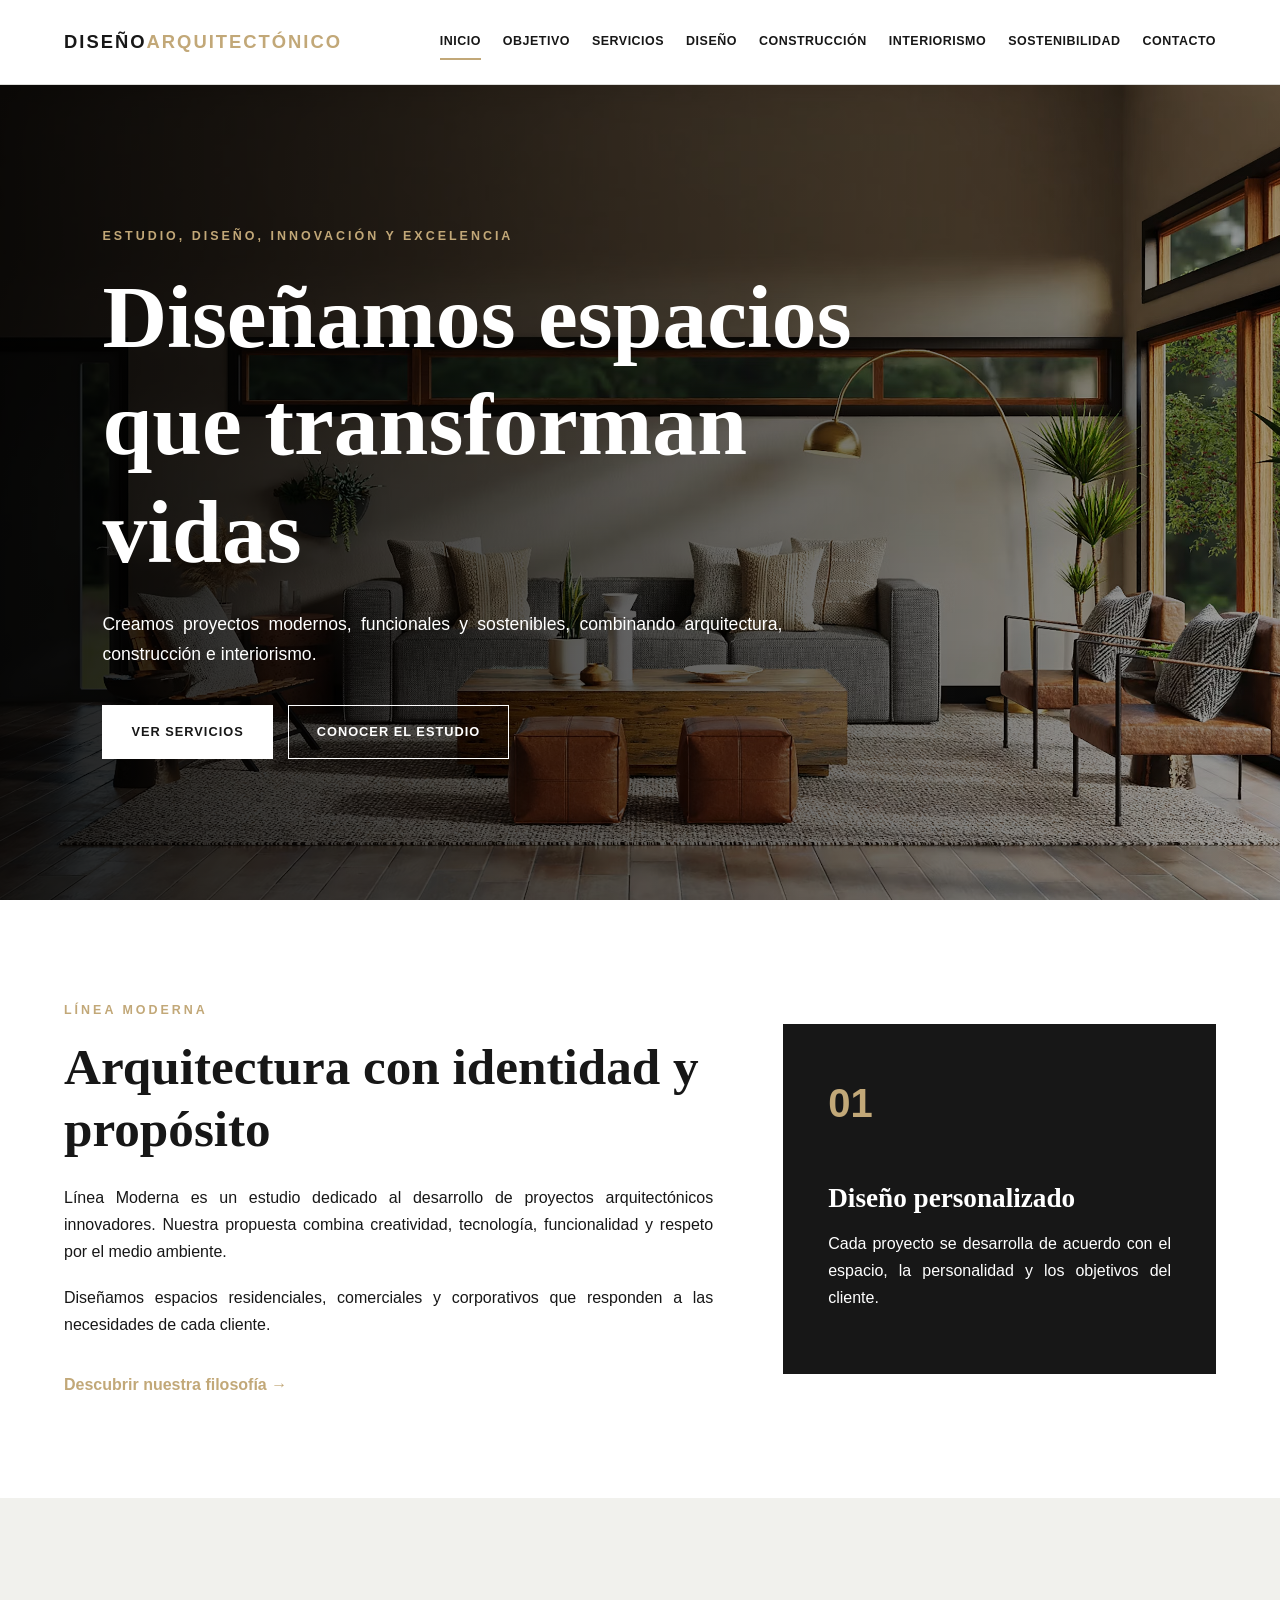
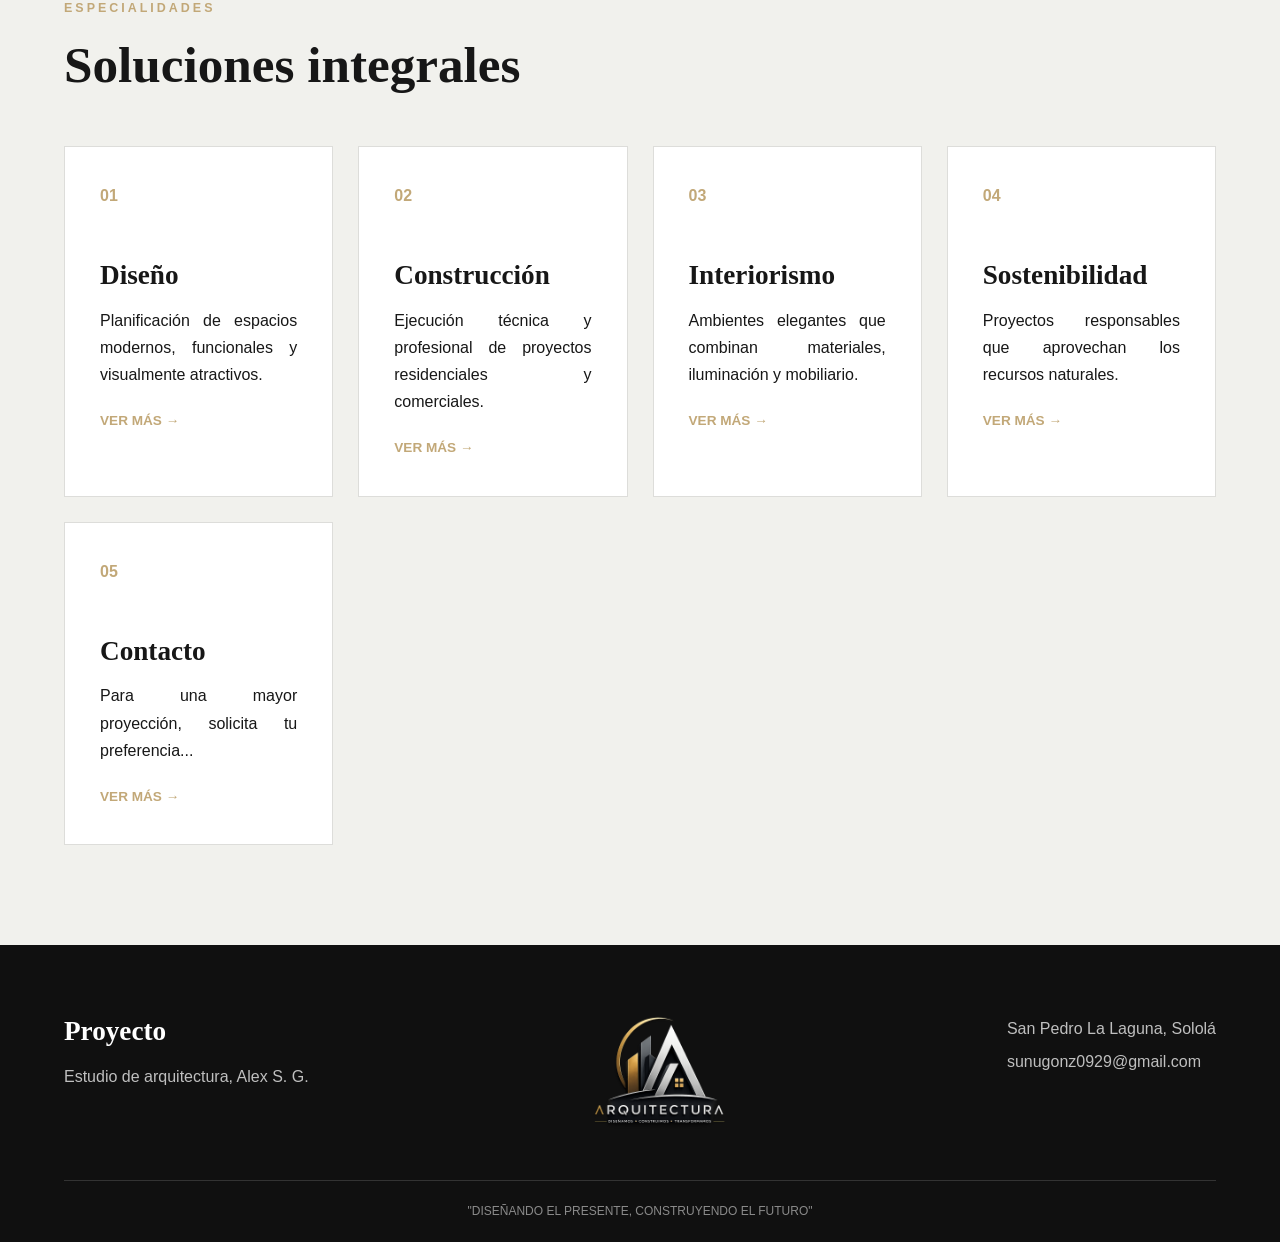
<file: index.html>
<!DOCTYPE html>
<html lang="es">
<head>
    <meta charset="UTF-8">
    <meta name="viewport" content="width=device-width, initial-scale=1.0">

    <title>Estudio de Arquitectura</title>

    <link rel="stylesheet" href="Estilos.css">
</head>

<body>

    <header class="encabezado">
        <a href="index.html" class="logo">  
            DISEÑO<span>ARQUITECTÓNICO</span>
        </a>

        <nav class="navegacion">
            <a href="index.html" class="activo">Inicio</a>
            <a href="Objetivo.html">Objetivo</a>
            <a href="Menú.html">Servicios</a>
            <a href="Diseño.html">Diseño</a>
            <a href="Construcción.html">Construcción</a>
            <a href="Interiorismo.html">Interiorismo</a>
            <a href="Sostenibilidad.html">Sostenibilidad</a>
            <a href="Formulario.html">Contacto</a>
        </nav>
    </header>

    <main>

        <section class="portada inicio">
            <div class="portada-contenido">
                <p class="subtitulo">Estudio, Diseño, Innovación y Excelencia</p>

                <h1>Diseñamos espacios que transforman vidas</h1>

                <p>
                    Creamos proyectos modernos, funcionales y sostenibles,
                    combinando arquitectura, construcción e interiorismo.
                </p>

                <div class="botones">
                    <a href="Menú.html" class="boton">Ver servicios</a>
                    <a href="Objetivo.html" class="boton boton-secundario">
                        Conocer el estudio
                    </a>
                </div>
            </div>
        </section>

        <section class="seccion">
            <div class="contenedor presentacion">

                <div>
                    <p class="etiqueta">Línea Moderna</p>

                    <h2>Arquitectura con identidad y propósito</h2>

                    <p>
                        Línea Moderna es un estudio dedicado al desarrollo de
                        proyectos arquitectónicos innovadores. Nuestra propuesta
                        combina creatividad, tecnología, funcionalidad y respeto
                        por el medio ambiente.
                    </p>

                    <p>
                        Diseñamos espacios residenciales, comerciales y
                        corporativos que responden a las necesidades de cada
                        cliente.
                    </p>

                    <a href="Objetivo.html" class="enlace">
                        Descubrir nuestra filosofía →
                    </a>
                </div>

                <div class="cuadro-destacado">
                    <span>01</span>

                    <h3>Diseño personalizado</h3>

                    <p>
                        Cada proyecto se desarrolla de acuerdo con el espacio,
                        la personalidad y los objetivos del cliente.
                    </p>
                </div>

            </div>
        </section>

        <section class="seccion fondo-gris">
            <div class="contenedor">

                <div class="titulo-seccion">
                    <p class="etiqueta">Especialidades</p>
                    <h2>Soluciones integrales</h2>
                </div>

                <div class="tarjetas cuatro-columnas">

                    <article class="tarjeta">
                        <span class="numero">01</span>
                        <h3>Diseño</h3>
                        <p>
                            Planificación de espacios modernos, funcionales y
                            visualmente atractivos.
                        </p>
                        <a href="Diseño.html">Ver más →</a>
                    </article>

                    <article class="tarjeta">
                        <span class="numero">02</span>
                        <h3>Construcción</h3>
                        <p>
                            Ejecución técnica y profesional de proyectos
                            residenciales y comerciales.
                        </p>
                        <a href="Construcción.html">Ver más →</a>
                    </article>

                    <article class="tarjeta">
                        <span class="numero">03</span>
                        <h3>Interiorismo</h3>
                        <p>
                            Ambientes elegantes que combinan materiales,
                            iluminación y mobiliario.
                        </p>
                        <a href="Interiorismo.html">Ver más →</a>
                    </article>

                    <article class="tarjeta">
                        <span class="numero">04</span>
                        <h3>Sostenibilidad</h3>
                        <p>
                            Proyectos responsables que aprovechan los recursos
                            naturales.
                        </p>
                        <a href="Sostenibilidad.html">Ver más →</a>
                    </article>

                    <article class="tarjeta">
                        <span class="numero">05</span>
                        <h3>Contacto</h3>
                        <p>
                            Para una mayor proyección, solicita tu preferencia...
                        </p>
                        <a href="Formulario.html">Ver más →</a>
                    </article>


                </div>
            </div>
        </section>

    </main>

    <footer class="pie-pagina">
        <div class="contenedor pie-contenido">
            <div>
                <h3>Proyecto</h3>
                <p>Estudio de arquitectura, Alex S. G. </p>
            </div>

            <img src="Imágenes/logo.png" alt="logo">

            <div>
                <p>San Pedro La Laguna, Sololá</p>
                <p>sunugonz0929@gmail.com</p>
            </div>
        </div>

        <p class="derechos">
           "DISEÑANDO EL PRESENTE, CONSTRUYENDO EL FUTURO"
        </p>
    </footer>

</body>
</html>
</file>
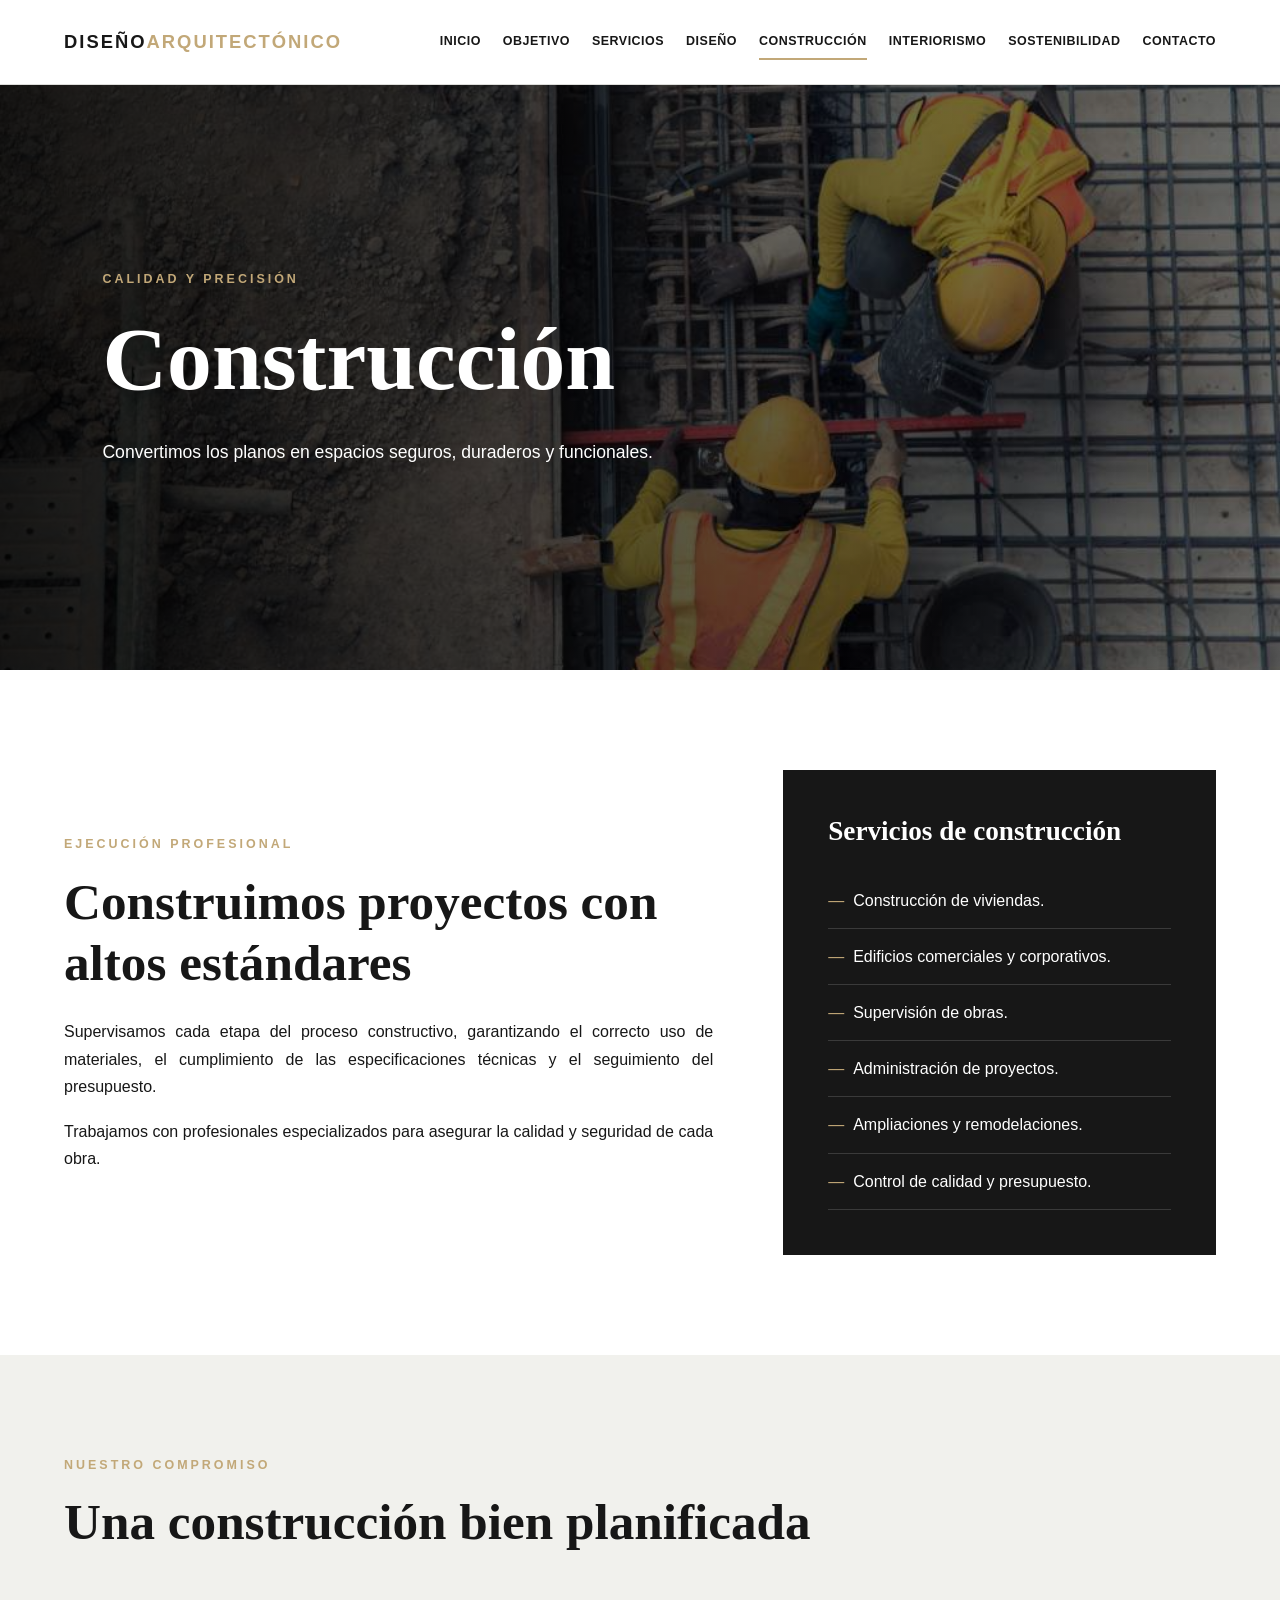
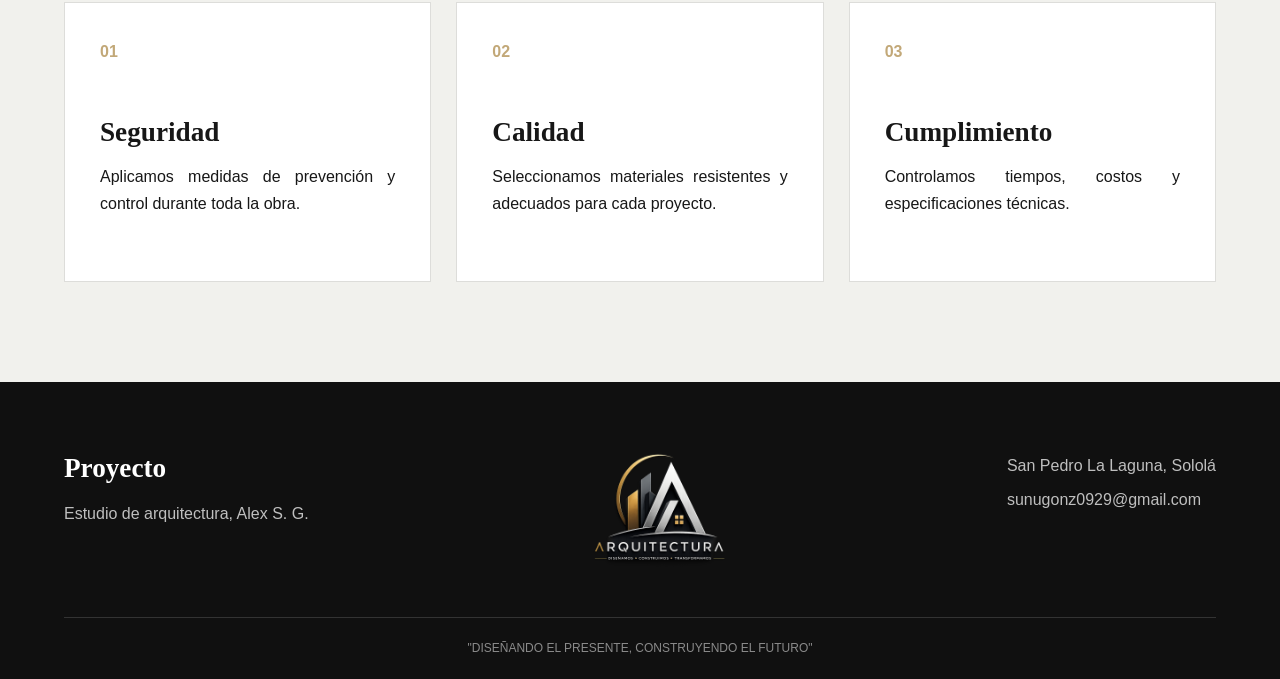
<file: Construcción.html>
<!DOCTYPE html>
<html lang="es">
<head>
    <meta charset="UTF-8">
    <meta name="viewport" content="width=device-width, initial-scale=1.0">

    <title>Construcción</title>

    <link rel="stylesheet" href="Estilos.css">
</head>

<body>

    <header class="encabezado">
        <a href="index.html" class="logo">
            DISEÑO<span>ARQUITECTÓNICO</span>
        </a>

        <nav class="navegacion">
            <a href="index.html">Inicio</a>
            <a href="Objetivo.html">Objetivo</a>
            <a href="Menú.html">Servicios</a>
            <a href="Diseño.html">Diseño</a>
            <a href="Construcción.html" class="activo">Construcción</a>
            <a href="Interiorismo.html">Interiorismo</a>
            <a href="Sostenibilidad.html">Sostenibilidad</a>
            <a href="Formulario.html">Contacto</a>
        </nav>
    </header>

    <main>

        <section class="portada portada-interna construccion">
            <div class="portada-contenido">
                <p class="subtitulo">Calidad y precisión</p>
                <h1>Construcción</h1>

                <p>
                    Convertimos los planos en espacios seguros, duraderos y
                    funcionales.
                </p>
            </div>
        </section>

        <section class="seccion">
            <div class="contenedor contenido-dos-columnas">

                <div>
                    <p class="etiqueta">Ejecución profesional</p>

                    <h2>Construimos proyectos con altos estándares</h2>

                    <p>
                        Supervisamos cada etapa del proceso constructivo,
                        garantizando el correcto uso de materiales, el
                        cumplimiento de las especificaciones técnicas y el
                        seguimiento del presupuesto.
                    </p>

                    <p>
                        Trabajamos con profesionales especializados para
                        asegurar la calidad y seguridad de cada obra.
                    </p>
                </div>

                <div class="panel-informativo">
                    <h3>Servicios de construcción</h3>

                    <ul>
                        <li>Construcción de viviendas.</li>
                        <li>Edificios comerciales y corporativos.</li>
                        <li>Supervisión de obras.</li>
                        <li>Administración de proyectos.</li>
                        <li>Ampliaciones y remodelaciones.</li>
                        <li>Control de calidad y presupuesto.</li>
                    </ul>
                </div>

            </div>
        </section>

        <section class="seccion fondo-gris">
            <div class="contenedor">

                <div class="titulo-seccion">
                    <p class="etiqueta">Nuestro compromiso</p>
                    <h2>Una construcción bien planificada</h2>
                </div>

                <div class="tarjetas tres-columnas">

                    <article class="tarjeta">
                        <span class="numero">01</span>
                        <h3>Seguridad</h3>
                        <p>
                            Aplicamos medidas de prevención y control durante
                            toda la obra.
                        </p>
                    </article>

                    <article class="tarjeta">
                        <span class="numero">02</span>
                        <h3>Calidad</h3>
                        <p>
                            Seleccionamos materiales resistentes y adecuados
                            para cada proyecto.
                        </p>
                    </article>

                    <article class="tarjeta">
                        <span class="numero">03</span>
                        <h3>Cumplimiento</h3>
                        <p>
                            Controlamos tiempos, costos y especificaciones
                            técnicas.
                        </p>
                    </article>

                </div>
            </div>
        </section>

    </main>

    <footer class="pie-pagina">
        <div class="contenedor pie-contenido">
            <div>
                <h3>Proyecto</h3>
                <p>Estudio de arquitectura, Alex S. G.</p>
            </div>

            <img src="Imágenes/logo.png" alt="logo">
            
            <div>
                <p>San Pedro La Laguna, Sololá</p>
                <p>sunugonz0929@gmail.com</p>
            </div>
        </div>

        <p class="derechos">
            "DISEÑANDO EL PRESENTE, CONSTRUYENDO EL FUTURO"
        </p>
    </footer>

</body>
</html>
</file>
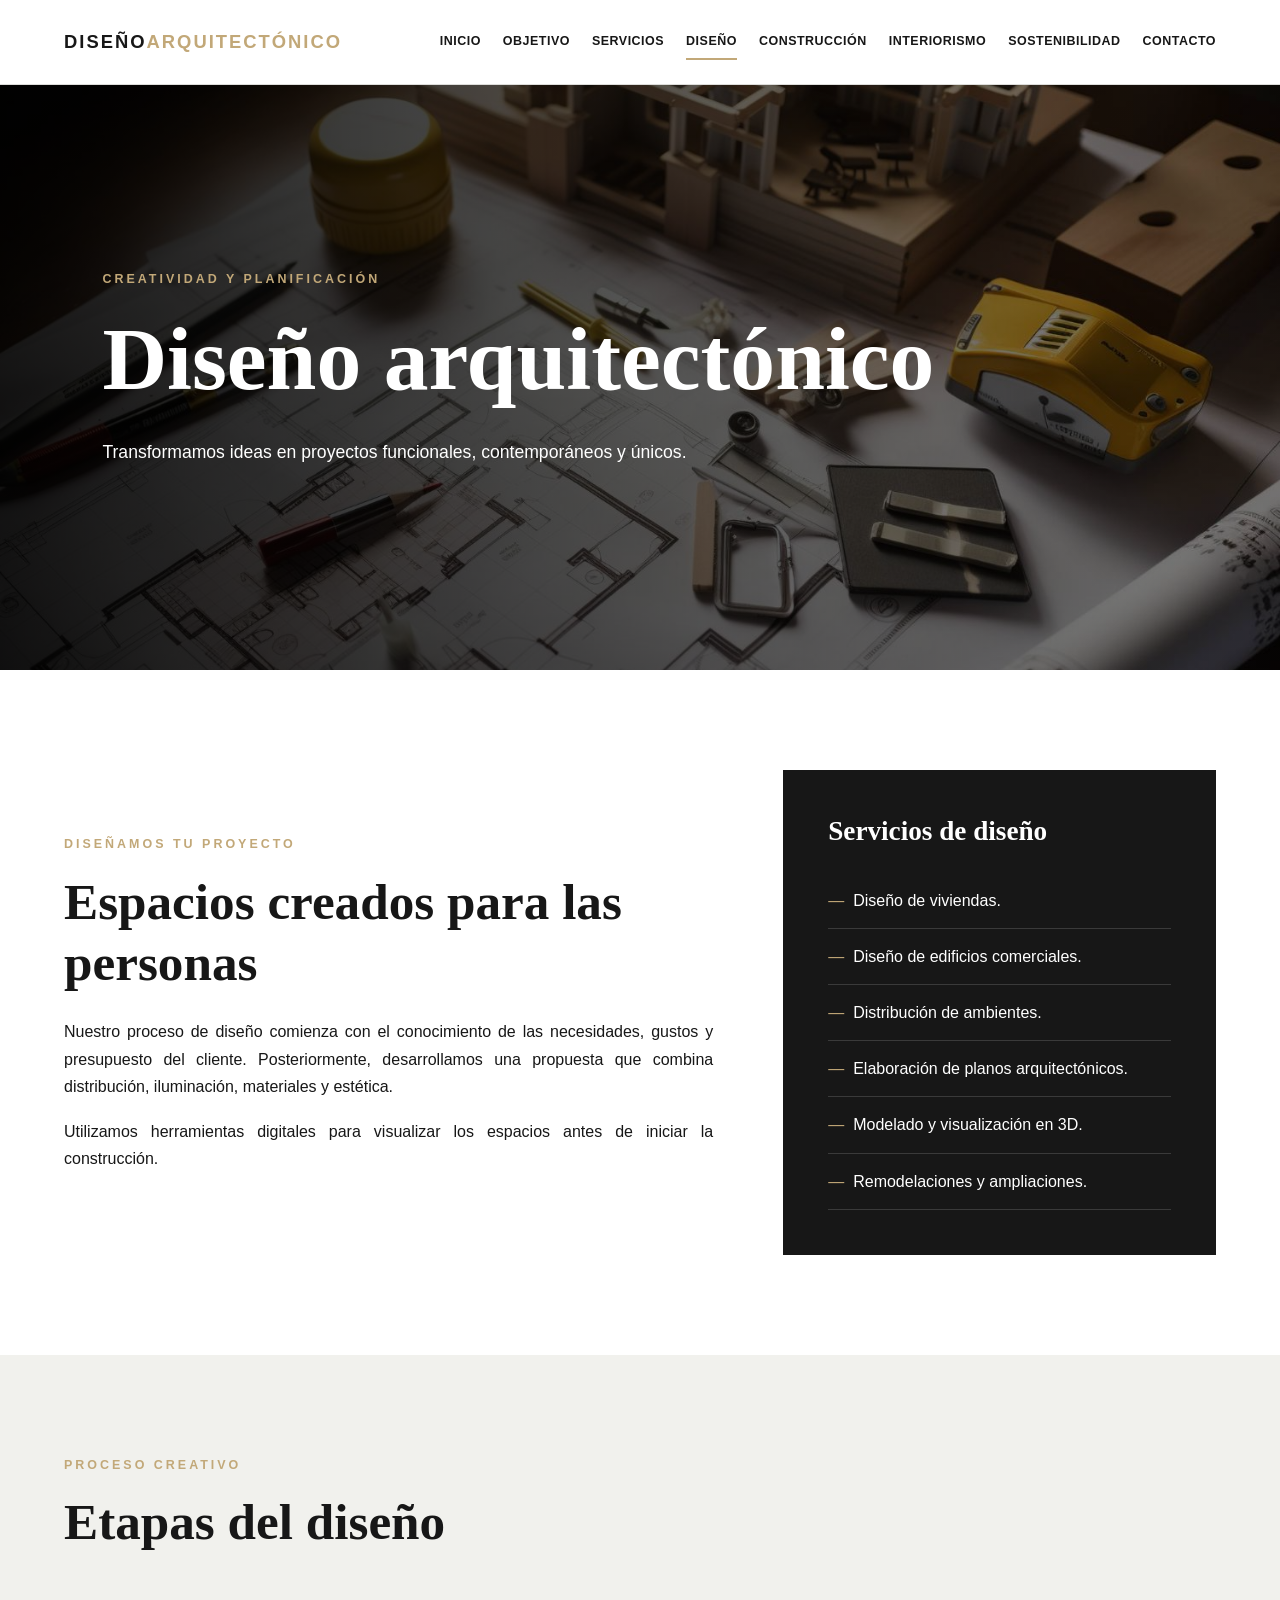
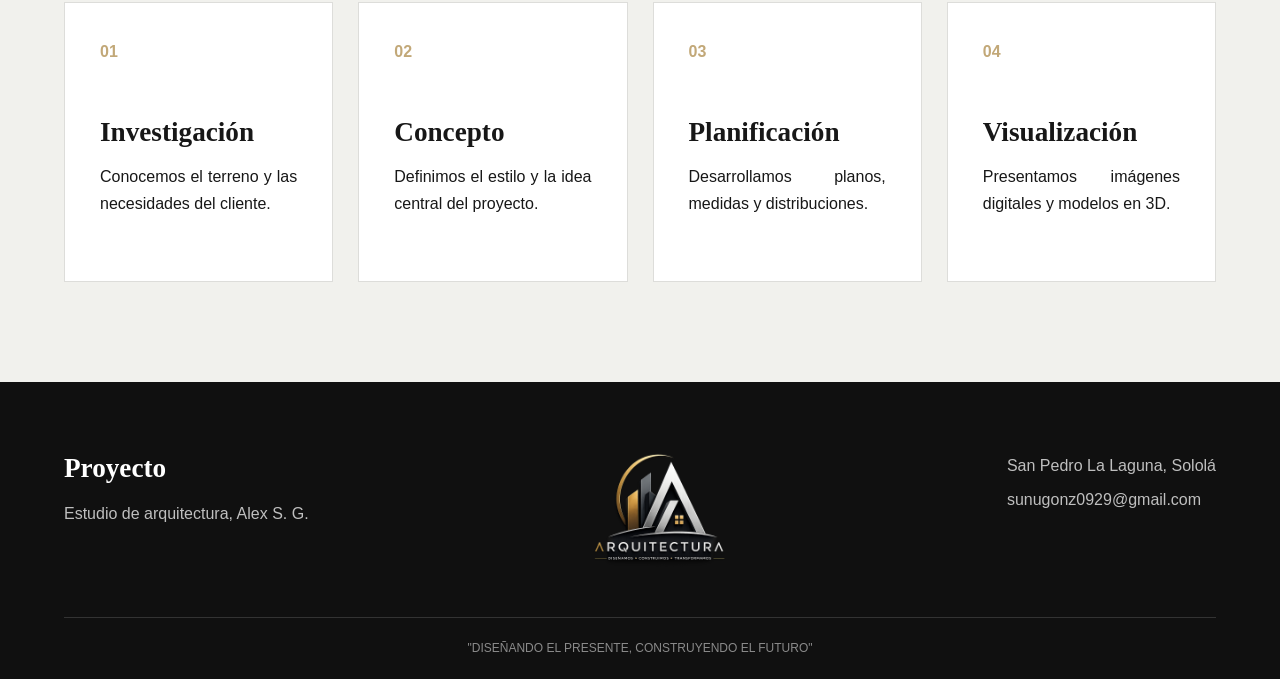
<file: Diseño.html>
<!DOCTYPE html>
<html lang="es">
<head>
    <meta charset="UTF-8">
    <meta name="viewport" content="width=device-width, initial-scale=1.0">

    <title>Diseño</title>

    <link rel="stylesheet" href="Estilos.css">
</head>

<body>

    <header class="encabezado">
        <a href="index.html" class="logo">
            DISEÑO<span>ARQUITECTÓNICO</span>
        </a>

        <nav class="navegacion">
            <a href="index.html">Inicio</a>
            <a href="Objetivo.html">Objetivo</a>
            <a href="Menú.html">Servicios</a>
            <a href="Diseño.html" class="activo">Diseño</a>
            <a href="Construcción.html">Construcción</a>
            <a href="Interiorismo.html">Interiorismo</a>
            <a href="Sostenibilidad.html">Sostenibilidad</a>
            <a href="Formulario.html">Contacto</a>
        </nav>
    </header>

    <main>

        <section class="portada portada-interna diseno">
            <div class="portada-contenido">
                <p class="subtitulo">Creatividad y planificación</p>
                <h1>Diseño arquitectónico</h1>

                <p>
                    Transformamos ideas en proyectos funcionales,
                    contemporáneos y únicos.
                </p>
            </div>
        </section>

        <section class="seccion">
            <div class="contenedor contenido-dos-columnas">

                <div>
                    <p class="etiqueta">Diseñamos tu proyecto</p>

                    <h2>Espacios creados para las personas</h2>

                    <p>
                        Nuestro proceso de diseño comienza con el conocimiento
                        de las necesidades, gustos y presupuesto del cliente.
                        Posteriormente, desarrollamos una propuesta que combina
                        distribución, iluminación, materiales y estética.
                    </p>

                    <p>
                        Utilizamos herramientas digitales para visualizar los
                        espacios antes de iniciar la construcción.
                    </p>
                </div>

                <div class="panel-informativo">
                    <h3>Servicios de diseño</h3>

                    <ul>
                        <li>Diseño de viviendas.</li>
                        <li>Diseño de edificios comerciales.</li>
                        <li>Distribución de ambientes.</li>
                        <li>Elaboración de planos arquitectónicos.</li>
                        <li>Modelado y visualización en 3D.</li>
                        <li>Remodelaciones y ampliaciones.</li>
                    </ul>
                </div>

            </div>
        </section>

        <section class="seccion fondo-gris">
            <div class="contenedor">

                <div class="titulo-seccion">
                    <p class="etiqueta">Proceso creativo</p>
                    <h2>Etapas del diseño</h2>
                </div>

                <div class="tarjetas cuatro-columnas">

                    <article class="tarjeta">
                        <span class="numero">01</span>
                        <h3>Investigación</h3>
                        <p>Conocemos el terreno y las necesidades del cliente.</p>
                    </article>

                    <article class="tarjeta">
                        <span class="numero">02</span>
                        <h3>Concepto</h3>
                        <p>Definimos el estilo y la idea central del proyecto.</p>
                    </article>

                    <article class="tarjeta">
                        <span class="numero">03</span>
                        <h3>Planificación</h3>
                        <p>Desarrollamos planos, medidas y distribuciones.</p>
                    </article>

                    <article class="tarjeta">
                        <span class="numero">04</span>
                        <h3>Visualización</h3>
                        <p>Presentamos imágenes digitales y modelos en 3D.</p>
                    </article>

                </div>
            </div>
        </section>

    </main>

    <footer class="pie-pagina">
        <div class="contenedor pie-contenido">
            <div>
                <h3>Proyecto</h3>
                <p>Estudio de arquitectura, Alex S. G.</p>
            </div>

            <img src="Imágenes/logo.png" alt="logo">

            <div>
                <p>San Pedro La Laguna, Sololá</p>
                <p>sunugonz0929@gmail.com</p>
            </div>
        </div>

        <p class="derechos">
           "DISEÑANDO EL PRESENTE, CONSTRUYENDO EL FUTURO"
        </p>
    </footer>

</body>
</html>
</file>
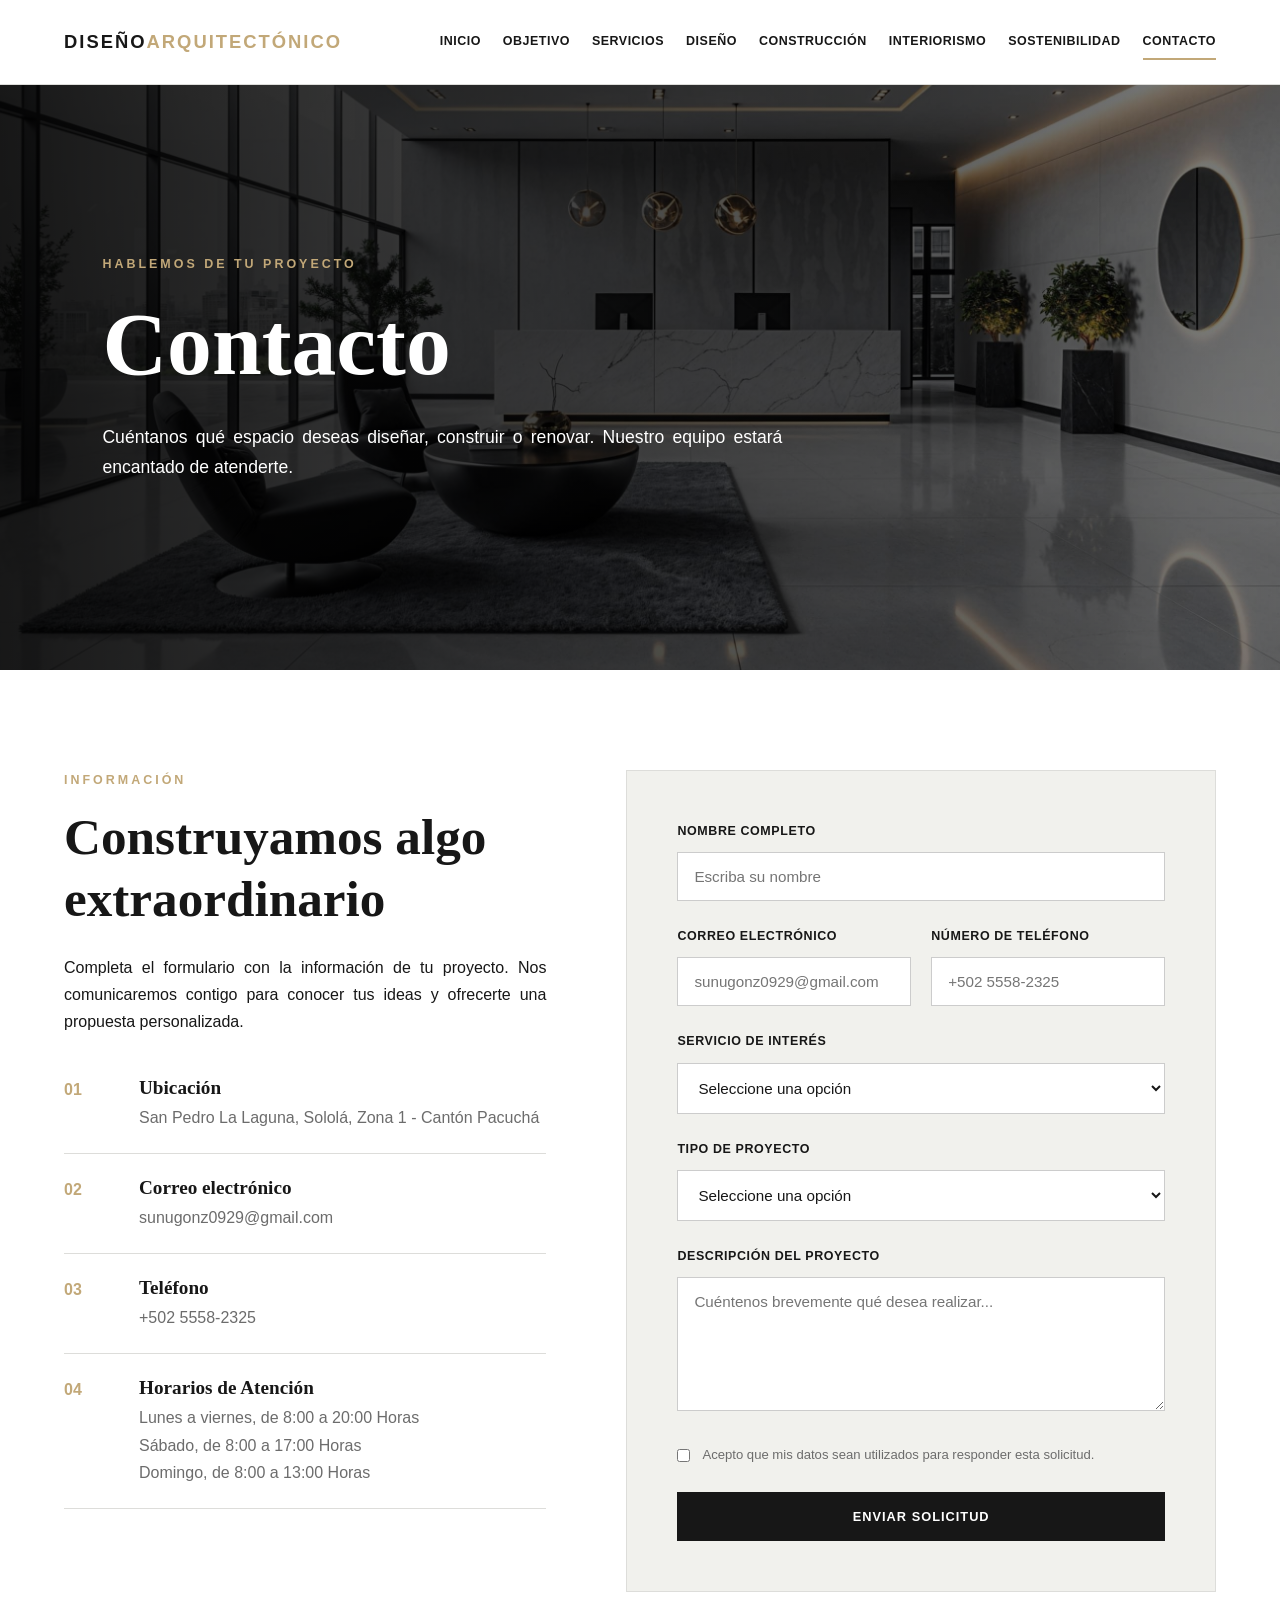
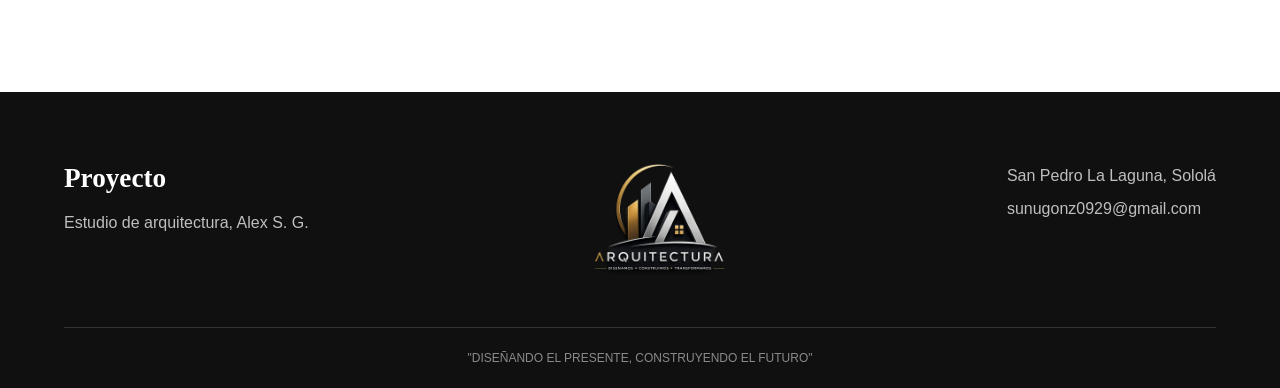
<file: Formulario.html>
<!DOCTYPE html>
<html lang="es">
<head>
    <meta charset="UTF-8">
    <meta name="viewport" content="width=device-width, initial-scale=1.0">

    <title>Contacto</title>

    <link rel="stylesheet" href="Estilos.css">
</head>

<body>

    <header class="encabezado">

        <a href="index.html" class="logo">
            DISEÑO<span>ARQUITECTÓNICO</span>
        </a>

        <nav class="navegacion">
            <a href="index.html">Inicio</a>
            <a href="Objetivo.html">Objetivo</a>
            <a href="Menú.html">Servicios</a>
            <a href="Diseño.html">Diseño</a>
            <a href="Construcción.html">Construcción</a>
            <a href="Interiorismo.html">Interiorismo</a>
            <a href="Sostenibilidad.html">Sostenibilidad</a>
            <a href="Formulario.html" class="activo">Contacto</a>
        </nav>

    </header>

    <main>

        <section class="portada portada-interna contacto">
            <div class="portada-contenido">

                <p class="subtitulo">Hablemos de tu proyecto</p>

                <h1>Contacto</h1>

                <p>
                    Cuéntanos qué espacio deseas diseñar, construir o renovar.
                    Nuestro equipo estará encantado de atenderte.
                </p>

            </div>
        </section>

        <section class="seccion">

            <div class="contenedor contacto-contenido">

                <div class="informacion-contacto">

                    <p class="etiqueta">Información</p>

                    <h2>Construyamos algo extraordinario</h2>

                    <p>
                        Completa el formulario con la información de tu proyecto.
                        Nos comunicaremos contigo para conocer tus ideas y
                        ofrecerte una propuesta personalizada.
                    </p>

                    <div class="dato-contacto">
                        <span>01</span>

                        <div>
                            <h3>Ubicación</h3>
                            <p>San Pedro La Laguna, Sololá, Zona 1 - Cantón Pacuchá</p>
                        </div>
                    </div>

                    <div class="dato-contacto">
                        <span>02</span>

                        <div>
                            <h3>Correo electrónico</h3>
                            <p>sunugonz0929@gmail.com</p>
                        </div>
                    </div>

                    <div class="dato-contacto">
                        <span>03</span>

                        <div>
                            <h3>Teléfono</h3>
                            <p>+502 5558-2325</p>
                        </div>
                    </div>

                    <div class="dato-contacto">
                        <span>04</span>

                        <div>
                            <h3>Horarios de Atención</h3>
                            <p>Lunes a viernes, de 8:00 a 20:00 Horas</p>
                            <p>Sábado, de 8:00 a 17:00 Horas</p>
                            <p>Domingo, de 8:00 a 13:00 Horas</p>
                        </div>
                    </div>

                </div>

                <form class="formulario-contacto" id="formularioContacto">

                    <div class="grupo-formulario">
                        <label for="nombre">Nombre completo</label>

                        <input
                            type="text"
                            id="nombre"
                            name="nombre"
                            placeholder="Escriba su nombre"
                            required
                        >
                    </div>

                    <div class="fila-formulario">

                        <div class="grupo-formulario">
                            <label for="correo">Correo electrónico</label>

                            <input
                                type="email"
                                id="correo"
                                name="correo"
                                placeholder="sunugonz0929@gmail.com"
                                required
                            >
                        </div>

                        <div class="grupo-formulario">
                            <label for="telefono">Número de teléfono</label>

                            <input
                                type="tel"
                                id="telefono"
                                name="telefono"
                                placeholder="+502 5558-2325"
                                required
                            >
                        </div>

                    </div>

                    <div class="grupo-formulario">
                        <label for="servicio">Servicio de interés</label>

                        <select id="servicio" name="servicio" required>
                            <option value="">Seleccione una opción</option>
                            <option value="diseno">Diseño arquitectónico</option>
                            <option value="construccion">Construcción</option>
                            <option value="interiorismo">Interiorismo</option>
                            <option value="sostenibilidad">Sostenibilidad</option>
                            <option value="remodelacion">Remodelación</option>
                            <option value="otro">Otro servicio</option>
                        </select>
                    </div>

                    <div class="grupo-formulario">
                        <label for="tipoProyecto">Tipo de proyecto</label>

                        <select id="tipoProyecto" name="tipoProyecto" required>
                            <option value="">Seleccione una opción</option>
                            <option value="vivienda">Vivienda</option>
                            <option value="apartamento">Apartamento</option>
                            <option value="oficina">Oficina</option>
                            <option value="comercio">Local comercial</option>
                            <option value="edificio">Edificio</option>
                            <option value="otro">Otro</option>
                        </select>
                    </div>

                    <div class="grupo-formulario">
                        <label for="mensaje">Descripción del proyecto</label>

                        <textarea
                            id="mensaje"
                            name="mensaje"
                            rows="6"
                            placeholder="Cuéntenos brevemente qué desea realizar..."
                            required
                        ></textarea>
                    </div>

                    <div class="aceptar-condiciones">

                        <input
                            type="checkbox"
                            id="terminos"
                            name="terminos"
                            required
                        >

                        <label for="terminos">
                            Acepto que mis datos sean utilizados para responder
                            esta solicitud.
                        </label>

                    </div>

                    <button type="submit" class="boton-formulario">
                        Enviar solicitud
                    </button>

                    <p id="mensajeFormulario" class="mensaje-formulario"></p>

                </form>

            </div>

        </section>

    </main>

    <footer class="pie-pagina">

        <div class="contenedor pie-contenido">

            <div>
                <h3>Proyecto</h3>
                <p>Estudio de arquitectura, Alex S. G.</p>
            </div>

            <img src="Imágenes/logo.png" alt="logo">

            <div>
                <p>San Pedro La Laguna, Sololá</p>
                <p>sunugonz0929@gmail.com</p>
            </div>

        </div>

        <p class="derechos">
            "DISEÑANDO EL PRESENTE, CONSTRUYENDO EL FUTURO"
        </p>

    </footer>

    <script src="contacto.js"></script>

</body>
</html>
</file>
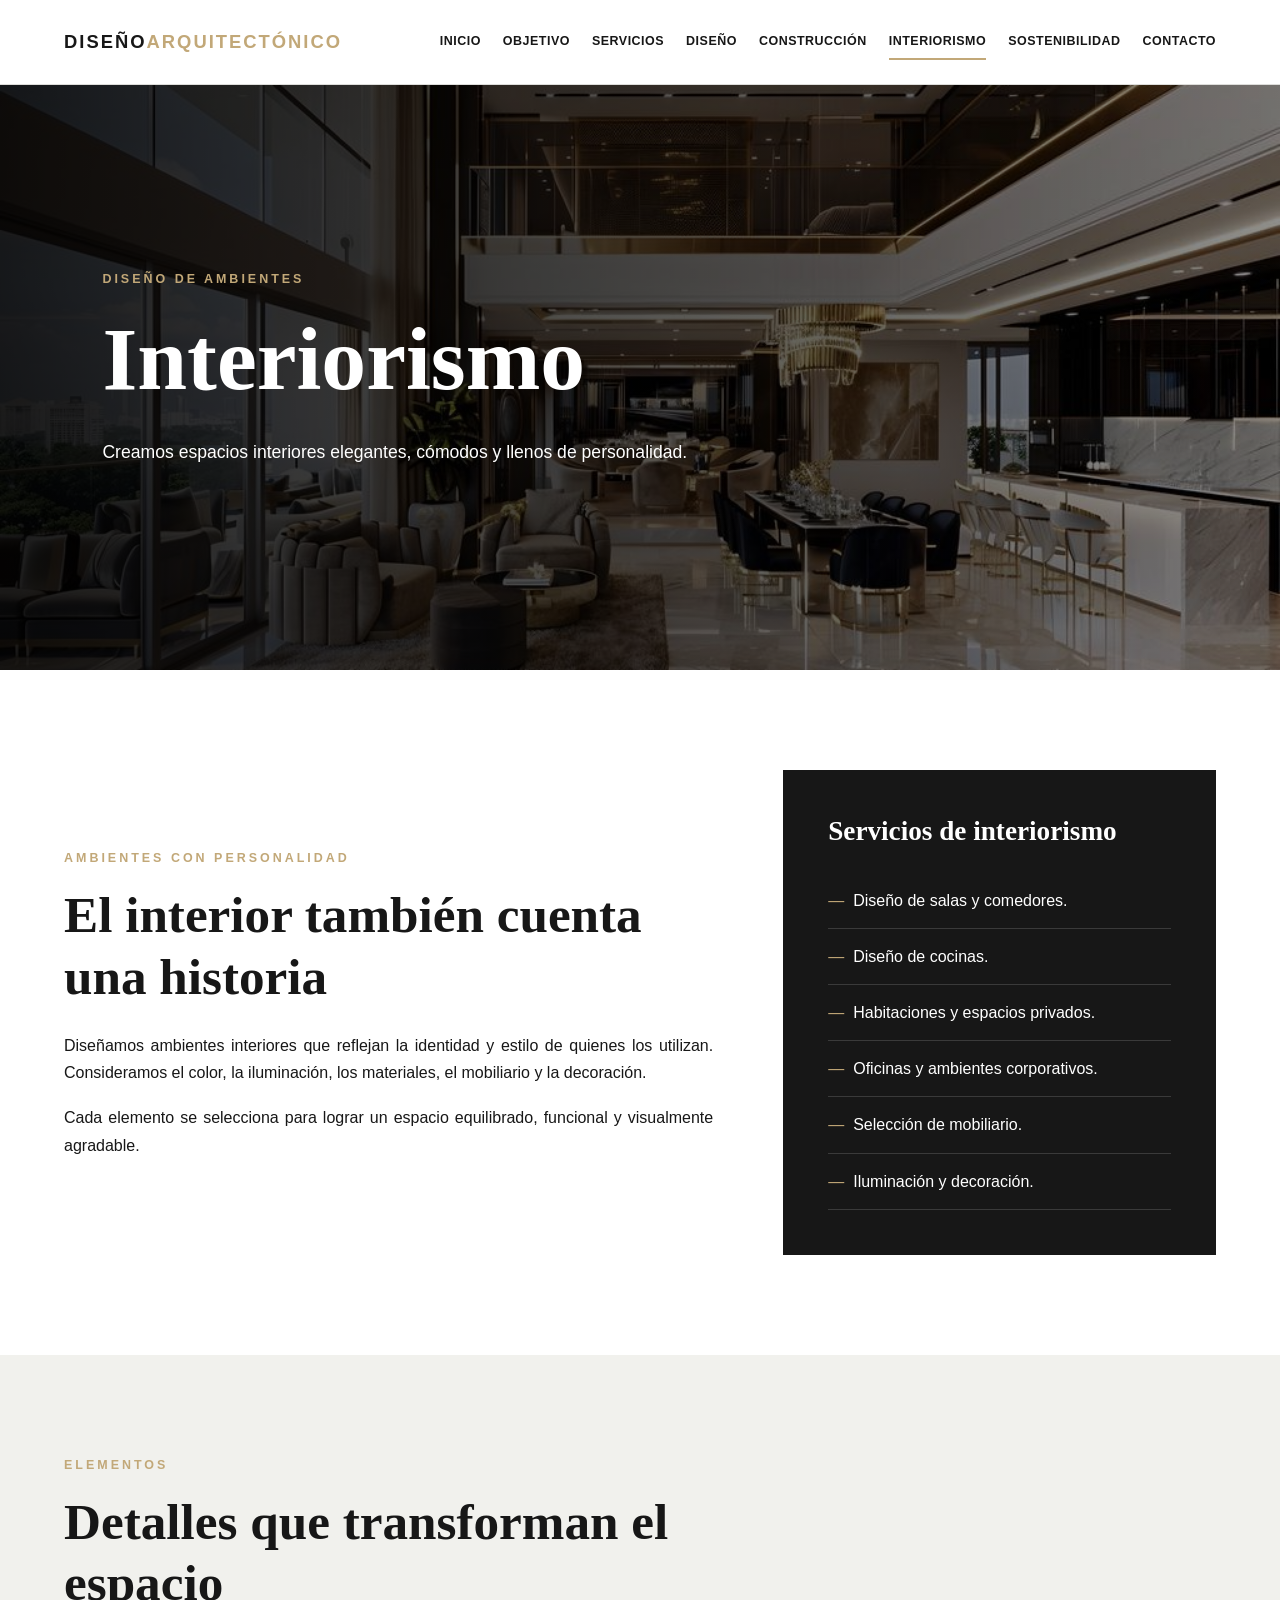
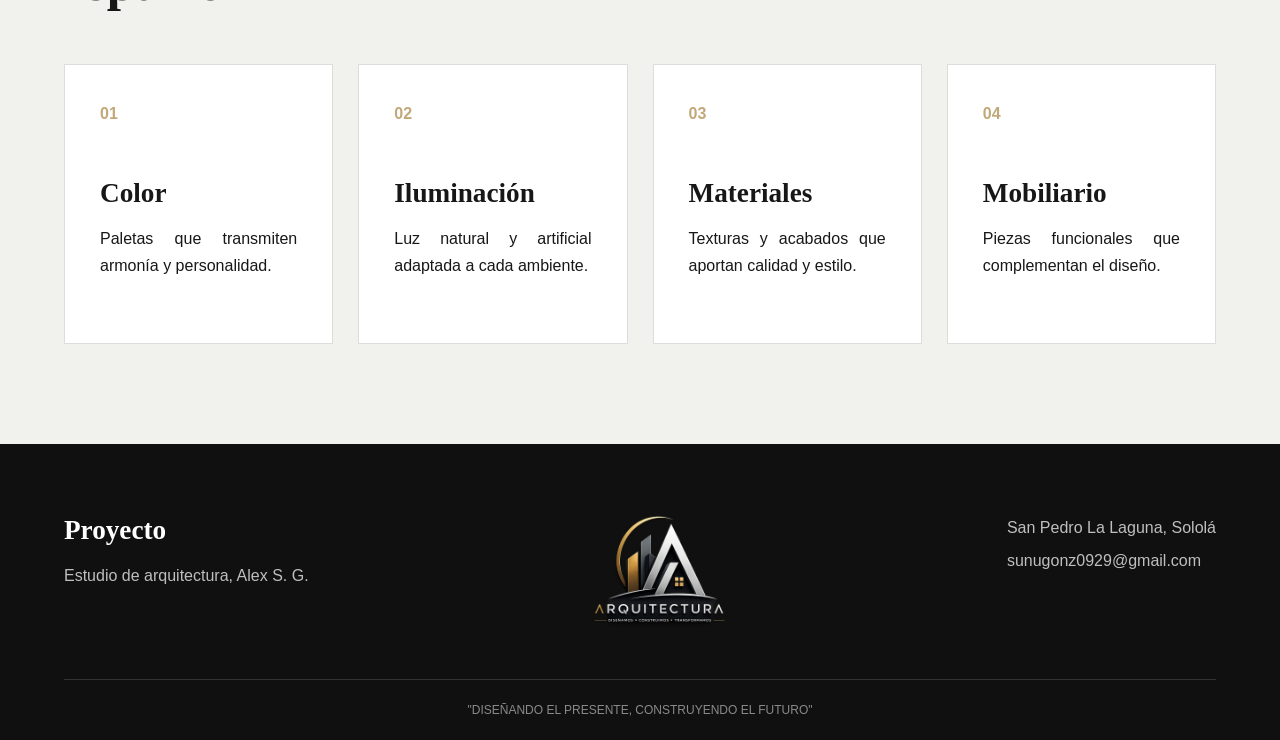
<file: Interiorismo.html>
<!DOCTYPE html>
<html lang="es">
<head>
    <meta charset="UTF-8">
    <meta name="viewport" content="width=device-width, initial-scale=1.0">

    <title>Interiorismo</title>

    <link rel="stylesheet" href="Estilos.css">
</head>

<body>

    <header class="encabezado">
        <a href="index.html" class="logo">
            DISEÑO<span>ARQUITECTÓNICO</span>
        </a>

        <nav class="navegacion">
            <a href="index.html">Inicio</a>
            <a href="Objetivo.html">Objetivo</a>
            <a href="Menú.html">Servicios</a>
            <a href="Diseño.html">Diseño</a>
            <a href="Construcción.html">Construcción</a>
            <a href="Interiorismo.html" class="activo">Interiorismo</a>
            <a href="Sostenibilidad.html">Sostenibilidad</a>
            <a href="Formulario.html">Contacto</a>
        </nav>
    </header>

    <main>

        <section class="portada portada-interna interiorismo">
            <div class="portada-contenido">
                <p class="subtitulo">Diseño de ambientes</p>
                <h1>Interiorismo</h1>

                <p>
                    Creamos espacios interiores elegantes, cómodos y llenos de
                    personalidad.
                </p>
            </div>
        </section>

        <section class="seccion">
            <div class="contenedor contenido-dos-columnas">

                <div>
                    <p class="etiqueta">Ambientes con personalidad</p>

                    <h2>El interior también cuenta una historia</h2>

                    <p>
                        Diseñamos ambientes interiores que reflejan la identidad
                        y estilo de quienes los utilizan. Consideramos el color,
                        la iluminación, los materiales, el mobiliario y la
                        decoración.
                    </p>

                    <p>
                        Cada elemento se selecciona para lograr un espacio
                        equilibrado, funcional y visualmente agradable.
                    </p>
                </div>

                <div class="panel-informativo">
                    <h3>Servicios de interiorismo</h3>

                    <ul>
                        <li>Diseño de salas y comedores.</li>
                        <li>Diseño de cocinas.</li>
                        <li>Habitaciones y espacios privados.</li>
                        <li>Oficinas y ambientes corporativos.</li>
                        <li>Selección de mobiliario.</li>
                        <li>Iluminación y decoración.</li>
                    </ul>
                </div>

            </div>
        </section>

        <section class="seccion fondo-gris">
            <div class="contenedor">

                <div class="titulo-seccion">
                    <p class="etiqueta">Elementos</p>
                    <h2>Detalles que transforman el espacio</h2>
                </div>

                <div class="tarjetas cuatro-columnas">

                    <article class="tarjeta">
                        <span class="numero">01</span>
                        <h3>Color</h3>
                        <p>
                            Paletas que transmiten armonía y personalidad.
                        </p>
                    </article>

                    <article class="tarjeta">
                        <span class="numero">02</span>
                        <h3>Iluminación</h3>
                        <p>
                            Luz natural y artificial adaptada a cada ambiente.
                        </p>
                    </article>

                    <article class="tarjeta">
                        <span class="numero">03</span>
                        <h3>Materiales</h3>
                        <p>
                            Texturas y acabados que aportan calidad y estilo.
                        </p>
                    </article>

                    <article class="tarjeta">
                        <span class="numero">04</span>
                        <h3>Mobiliario</h3>
                        <p>
                            Piezas funcionales que complementan el diseño.
                        </p>
                    </article>

                </div>
            </div>
        </section>

    </main>

    <footer class="pie-pagina">
        <div class="contenedor pie-contenido">
            <div>
                <h3>Proyecto</h3>
                <p>Estudio de arquitectura, Alex S. G.</p>
            </div>

            <img src="Imágenes/logo.png" alt="logo">

            <div>
                <p>San Pedro La Laguna, Sololá</p>
                <p>sunugonz0929@gmail.com</p>
            </div>
        </div>

        <p class="derechos">
            "DISEÑANDO EL PRESENTE, CONSTRUYENDO EL FUTURO"
        </p>
    </footer>

</body>
</html>
</file>
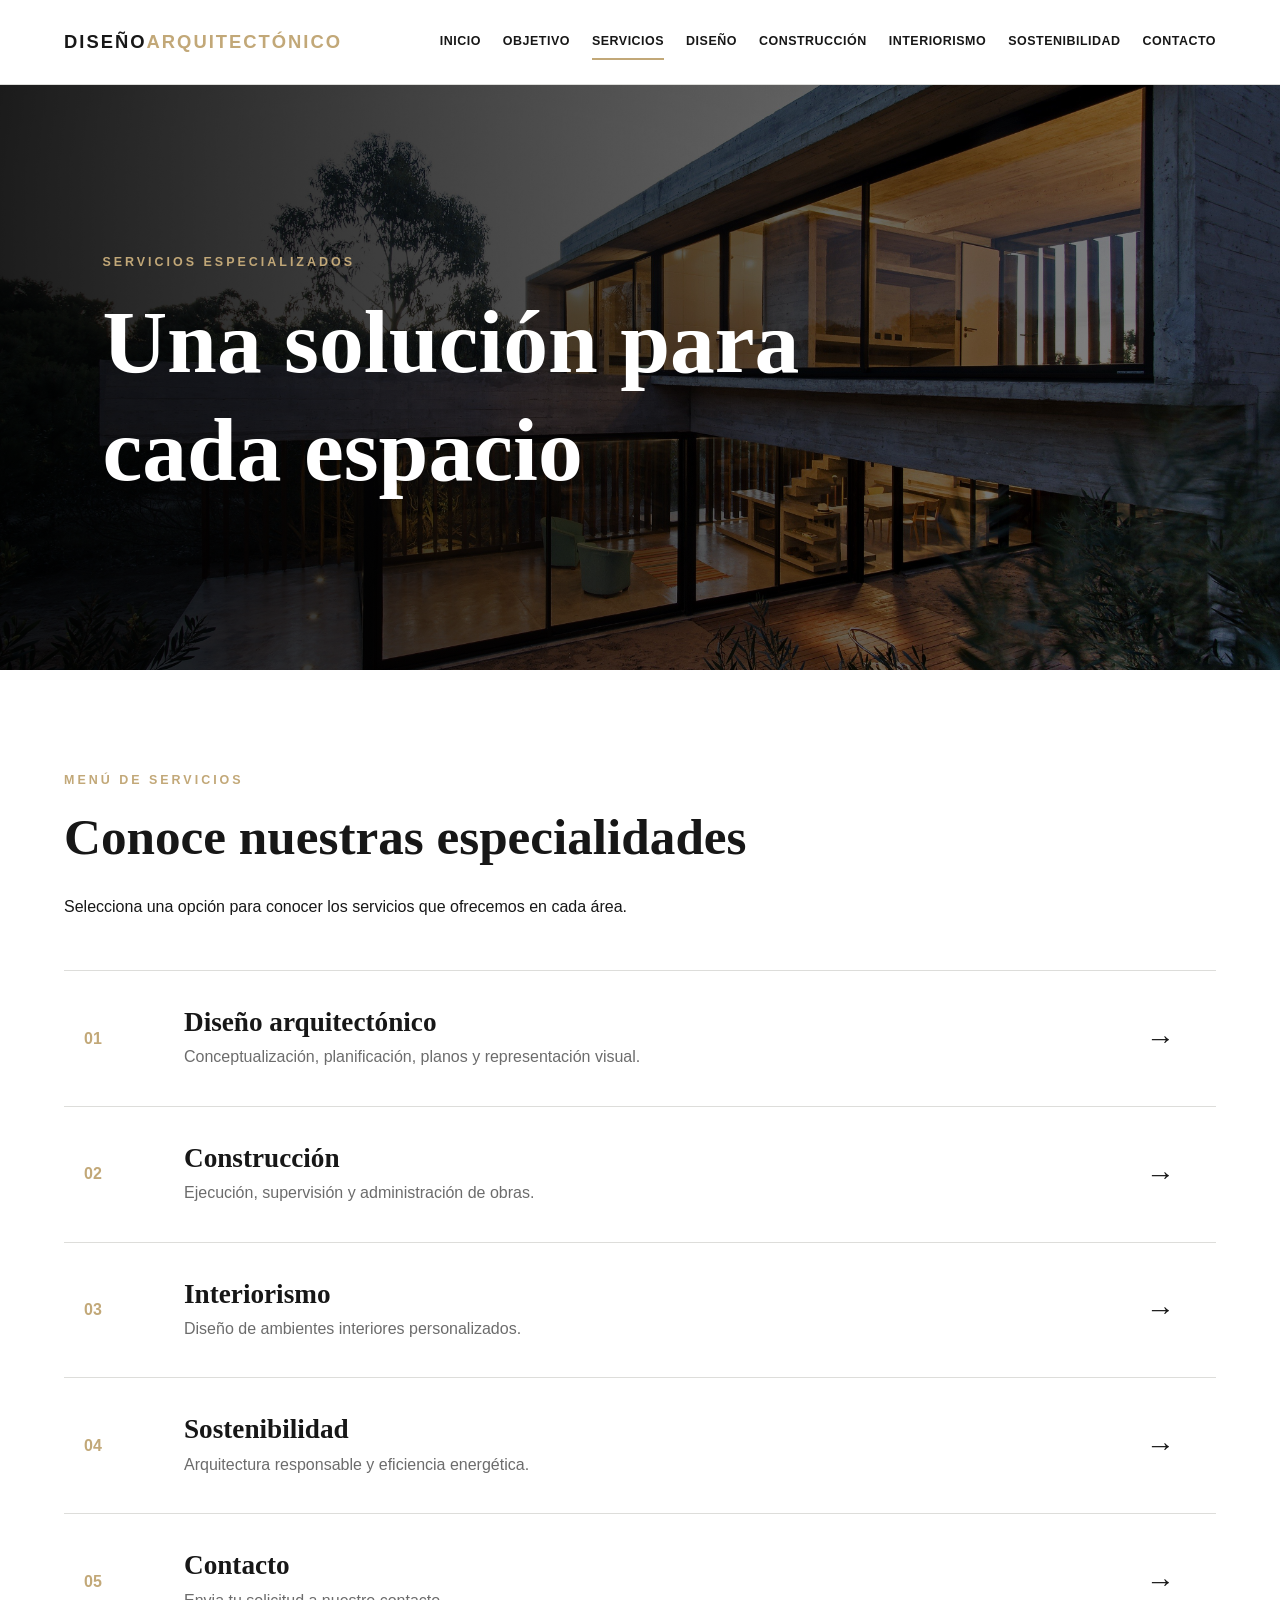
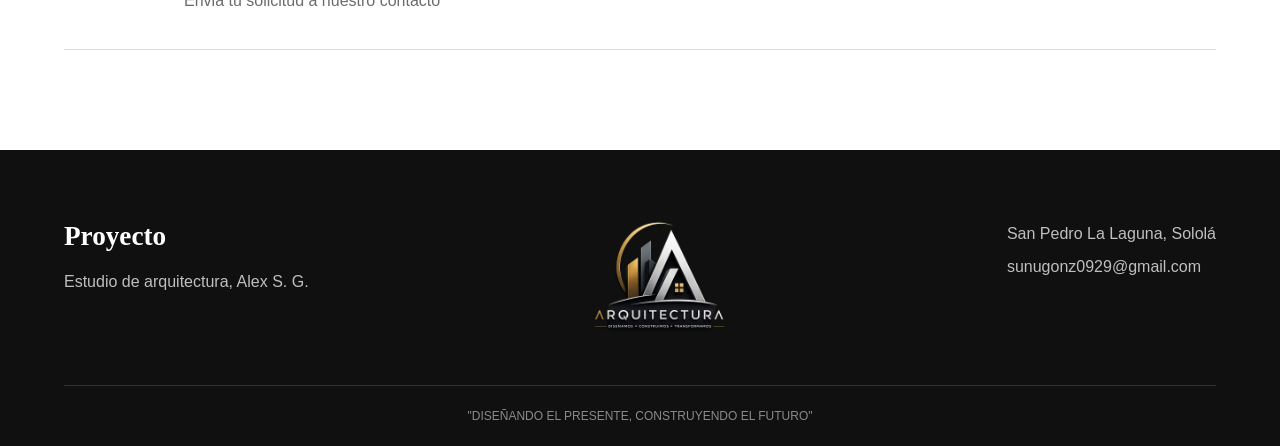
<file: Menú.html>
<!DOCTYPE html>
<html lang="es">
<head>
    <meta charset="UTF-8">
    <meta name="viewport" content="width=device-width, initial-scale=1.0">

    <title>Servicios</title>

    <link rel="stylesheet" href="Estilos.css">
</head>

<body>

    <header class="encabezado">
        <a href="index.html" class="logo">
            DISEÑO<span>ARQUITECTÓNICO</span>
        </a>

        <nav class="navegacion">
            <a href="index.html">Inicio</a>
            <a href="Objetivo.html">Objetivo</a>
            <a href="Menú.html" class="activo">Servicios</a>
            <a href="Diseño.html">Diseño</a>
            <a href="Construcción.html">Construcción</a>
            <a href="Interiorismo.html">Interiorismo</a>
            <a href="Sostenibilidad.html">Sostenibilidad</a>
            <a href="Formulario.html">Contacto</a>
        </nav>
    </header>

    <main>

        <section class="portada portada-interna servicios">
            <div class="portada-contenido">
                <p class="subtitulo">Servicios especializados</p>
                <h1>Una solución para cada espacio</h1>
            </div>
        </section>

        <section class="seccion">
            <div class="contenedor">

                <div class="titulo-seccion">
                    <p class="etiqueta">Menú de servicios</p>
                    <h2>Conoce nuestras especialidades</h2>

                    <p>
                        Selecciona una opción para conocer los servicios que
                        ofrecemos en cada área.
                    </p>
                </div>

                <div class="menu-servicios">

                    <a href="Diseño.html" class="servicio-opcion">
                        <span>01</span>

                        <div>
                            <h3>Diseño arquitectónico</h3>
                            <p>
                                Conceptualización, planificación, planos y
                                representación visual.
                            </p>
                        </div>

                        <strong>→</strong>
                    </a>

                    <a href="Construcción.html" class="servicio-opcion">
                        <span>02</span>

                        <div>
                            <h3>Construcción</h3>
                            <p>
                                Ejecución, supervisión y administración de obras.
                            </p>
                        </div>

                        <strong>→</strong>
                    </a>

                    <a href="Interiorismo.html" class="servicio-opcion">
                        <span>03</span>

                        <div>
                            <h3>Interiorismo</h3>
                            <p>
                                Diseño de ambientes interiores personalizados.
                            </p>
                        </div>

                        <strong>→</strong>
                    </a>

                    <a href="Sostenibilidad.html" class="servicio-opcion">
                        <span>04</span>

                        <div>
                            <h3>Sostenibilidad</h3>
                            <p>
                                Arquitectura responsable y eficiencia energética.
                            </p>
                        </div>

                        <strong>→</strong>
                    </a>

                    <a href="Formulario.html" class="servicio-opcion">
                        <span>05</span>

                        <div>
                            <h3>Contacto</h3>
                            <p>
                                Envia tu solicitud a nuestro contacto
                            </p>
                        </div>

                        <strong>→</strong>
                    </a>

                </div>
            </div>
        </section>

    </main>

    <footer class="pie-pagina">
        <div class="contenedor pie-contenido">
            <div>
                <h3>Proyecto</h3>
                <p>Estudio de arquitectura, Alex S. G.</p>
            </div>

            <img src="Imágenes/logo.png" alt="logo">

            <div>
                <p>San Pedro La Laguna, Sololá</p>
                <p>sunugonz0929@gmail.com</p>
            </div>
        </div>

        <p class="derechos">
            "DISEÑANDO EL PRESENTE, CONSTRUYENDO EL FUTURO"
        </p>
    </footer>

</body>
</html>
</file>
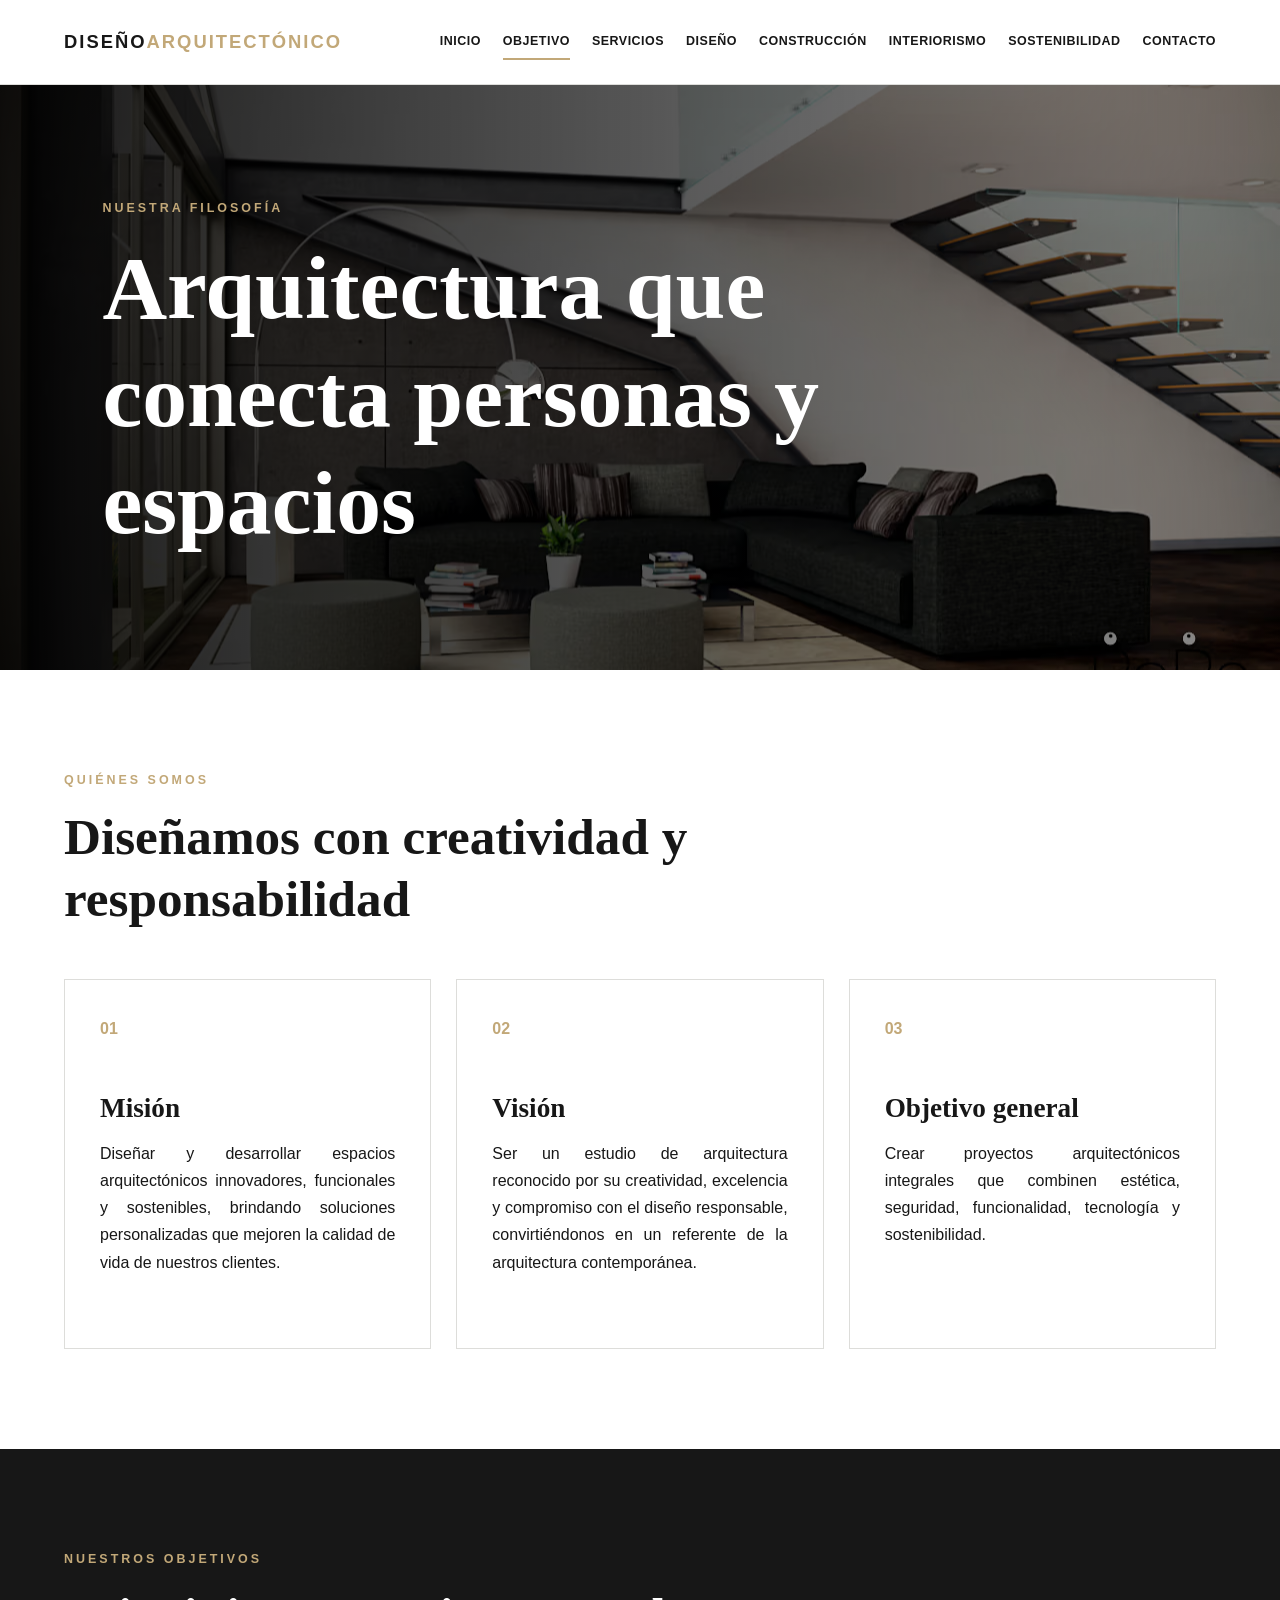
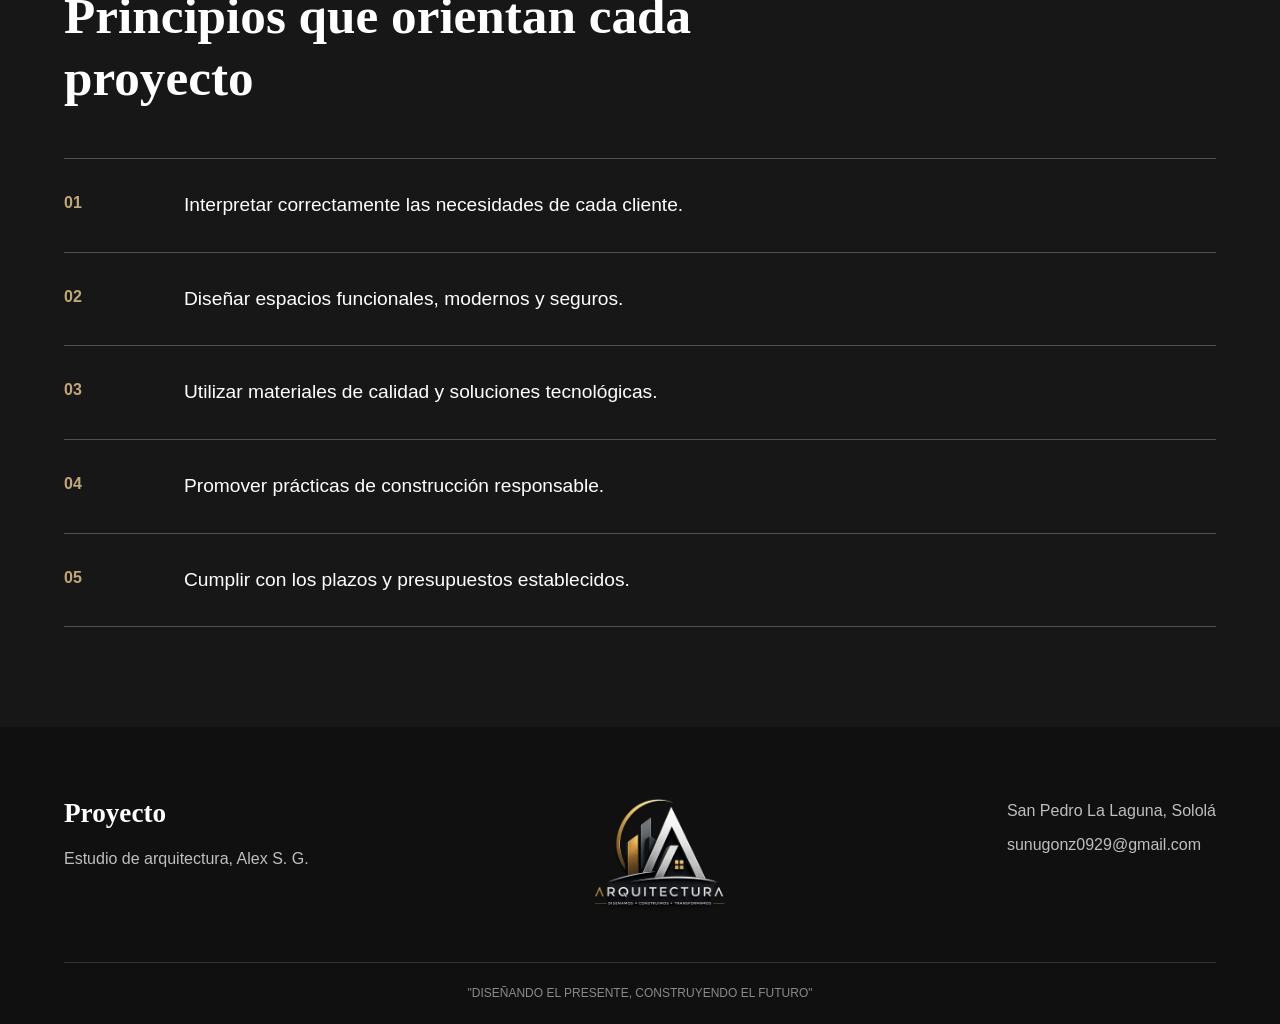
<file: Objetivo.html>
<!DOCTYPE html>
<html lang="es">
<head>
    <meta charset="UTF-8">
    <meta name="viewport" content="width=device-width, initial-scale=1.0">

    <title>Objetivo</title>

    <link rel="stylesheet" href="Estilos.css">
</head>

<body>

    <header class="encabezado">
        <a href="index.html" class="logo">
            DISEÑO<span>ARQUITECTÓNICO</span>
        </a>

        <nav class="navegacion">
            <a href="index.html">Inicio</a>
            <a href="Objetivo.html" class="activo">Objetivo</a>
            <a href="Menú.html">Servicios</a>
            <a href="Diseño.html">Diseño</a>
            <a href="Construcción.html">Construcción</a>
            <a href="Interiorismo.html">Interiorismo</a>
            <a href="Sostenibilidad.html">Sostenibilidad</a>
            <a href="Formulario.html">Contacto</a>
        </nav>
    </header>

    <main>

        <section class="portada portada-interna nosotros">
            <div class="portada-contenido">
                <p class="subtitulo">Nuestra filosofía</p>
                <h1>Arquitectura que conecta personas y espacios</h1>
            </div>
        </section>

        <section class="seccion">
            <div class="contenedor">

                <div class="titulo-seccion">
                    <p class="etiqueta">Quiénes somos</p>
                    <h2>Diseñamos con creatividad y responsabilidad</h2>
                </div>

                <div class="tarjetas tres-columnas">

                    <article class="tarjeta tarjeta-grande">
                        <span class="numero">01</span>

                        <h3>Misión</h3>

                        <p>
                            Diseñar y desarrollar espacios arquitectónicos
                            innovadores, funcionales y sostenibles, brindando
                            soluciones personalizadas que mejoren la calidad de
                            vida de nuestros clientes.
                        </p>
                    </article>

                    <article class="tarjeta tarjeta-grande">
                        <span class="numero">02</span>

                        <h3>Visión</h3>

                        <p>
                            Ser un estudio de arquitectura reconocido por su
                            creatividad, excelencia y compromiso con el diseño
                            responsable, convirtiéndonos en un referente de la
                            arquitectura contemporánea.
                        </p>
                    </article>

                    <article class="tarjeta tarjeta-grande">
                        <span class="numero">03</span>

                        <h3>Objetivo general</h3>

                        <p>
                            Crear proyectos arquitectónicos integrales que
                            combinen estética, seguridad, funcionalidad,
                            tecnología y sostenibilidad.
                        </p>
                    </article>

                </div>
            </div>
        </section>

        <section class="seccion fondo-oscuro">
            <div class="contenedor">

                <div class="titulo-seccion titulo-claro">
                    <p class="etiqueta">Nuestros objetivos</p>
                    <h2>Principios que orientan cada proyecto</h2>
                </div>

                <div class="lista-objetivos">

                    <div>
                        <span>01</span>
                        <p>
                            Interpretar correctamente las necesidades de cada
                            cliente.
                        </p>
                    </div>

                    <div>
                        <span>02</span>
                        <p>
                            Diseñar espacios funcionales, modernos y seguros.
                        </p>
                    </div>

                    <div>
                        <span>03</span>
                        <p>
                            Utilizar materiales de calidad y soluciones
                            tecnológicas.
                        </p>
                    </div>

                    <div>
                        <span>04</span>
                        <p>
                            Promover prácticas de construcción responsable.
                        </p>
                    </div>

                    <div>
                        <span>05</span>
                        <p>
                            Cumplir con los plazos y presupuestos establecidos.
                        </p>
                    </div>

                </div>
            </div>
        </section>

    </main>

    <footer class="pie-pagina">
        <div class="contenedor pie-contenido">
            <div>
                <h3>Proyecto</h3>
                <p>Estudio de arquitectura, Alex S. G. </p>
            </div>

            <img src="Imágenes/logo.png" alt="logo">

            <div>
                <p>San Pedro La Laguna, Sololá</p>
                <p>sunugonz0929@gmail.com</p>
            </div>
        </div>

        <p class="derechos">
            "DISEÑANDO EL PRESENTE, CONSTRUYENDO EL FUTURO"
        </p>
    </footer>

</body>
</html>
</file>
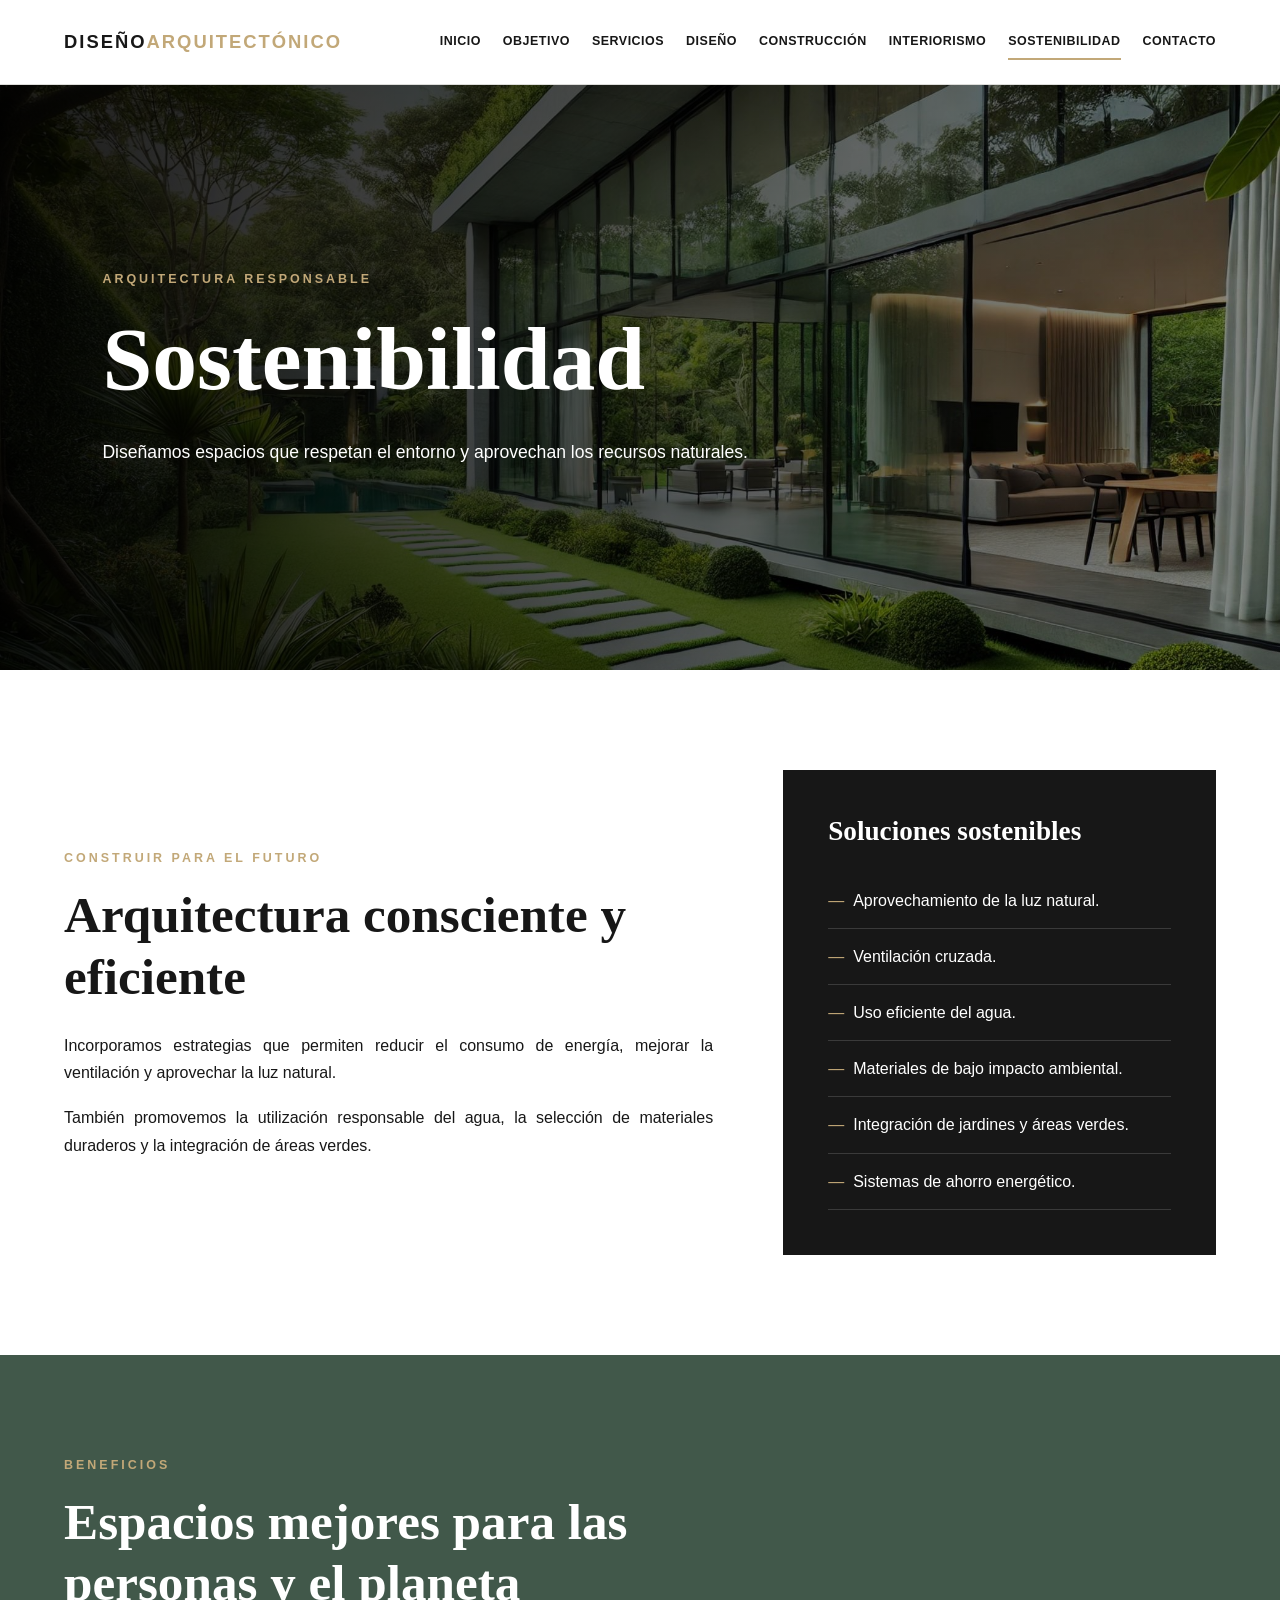
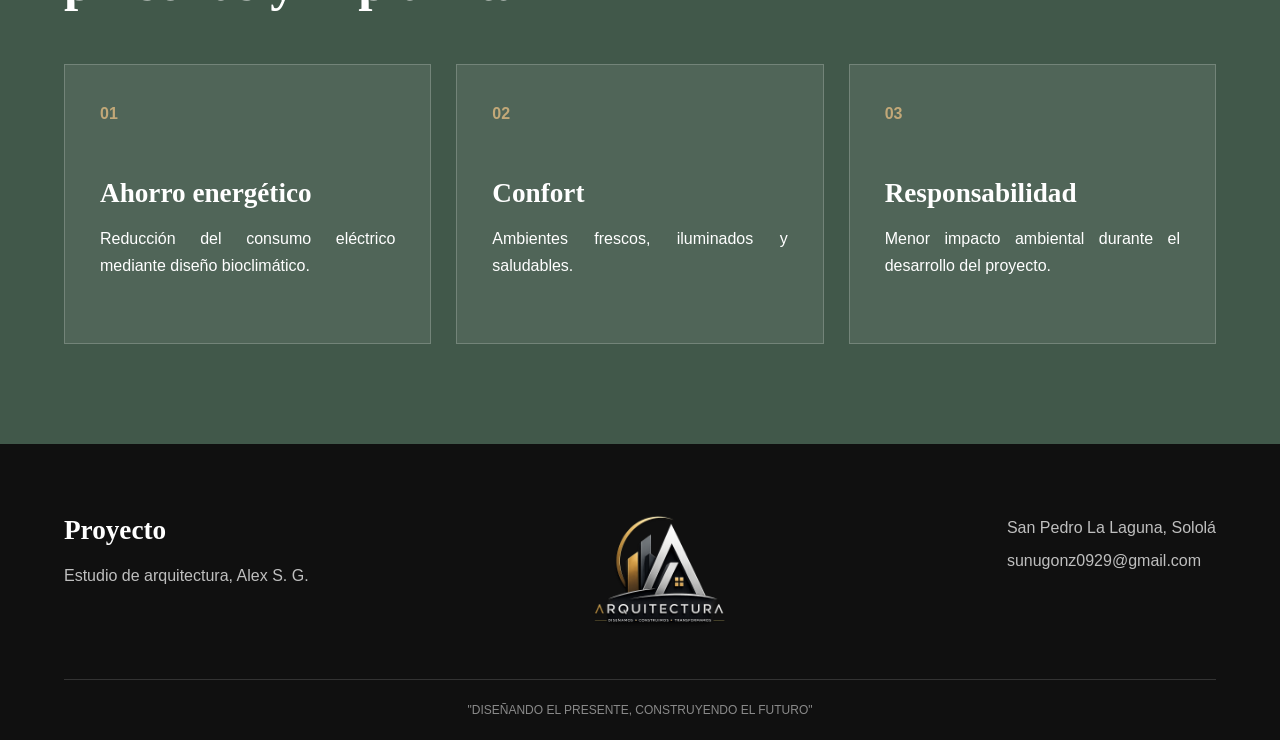
<file: Sostenibilidad.html>
<!DOCTYPE html>
<html lang="es">
<head>
    <meta charset="UTF-8">
    <meta name="viewport" content="width=device-width, initial-scale=1.0">

    <title>Sostenibilidad</title>

    <link rel="stylesheet" href="Estilos.css">
</head>

<body>

    <header class="encabezado">
        <a href="index.html" class="logo">
            DISEÑO<span>ARQUITECTÓNICO</span>
        </a>

        <nav class="navegacion">
            <a href="index.html">Inicio</a>
            <a href="Objetivo.html">Objetivo</a>
            <a href="Menú.html">Servicios</a>
            <a href="Diseño.html">Diseño</a>
            <a href="Construcción.html">Construcción</a>
            <a href="Interiorismo.html">Interiorismo</a>
            <a href="Sostenibilidad.html" class="activo">Sostenibilidad</a>
            <a href="Formulario.html">Contacto</a>
        </nav>
    </header>

    <main>

        <section class="portada portada-interna sostenibilidad">
            <div class="portada-contenido">
                <p class="subtitulo">Arquitectura responsable</p>
                <h1>Sostenibilidad</h1>

                <p>
                    Diseñamos espacios que respetan el entorno y aprovechan los
                    recursos naturales.
                </p>
            </div>
        </section>

        <section class="seccion">
            <div class="contenedor contenido-dos-columnas">

                <div>
                    <p class="etiqueta">Construir para el futuro</p>

                    <h2>Arquitectura consciente y eficiente</h2>

                    <p>
                        Incorporamos estrategias que permiten reducir el consumo
                        de energía, mejorar la ventilación y aprovechar la luz
                        natural.
                    </p>

                    <p>
                        También promovemos la utilización responsable del agua,
                        la selección de materiales duraderos y la integración de
                        áreas verdes.
                    </p>
                </div>

                <div class="panel-informativo">
                    <h3>Soluciones sostenibles</h3>

                    <ul>
                        <li>Aprovechamiento de la luz natural.</li>
                        <li>Ventilación cruzada.</li>
                        <li>Uso eficiente del agua.</li>
                        <li>Materiales de bajo impacto ambiental.</li>
                        <li>Integración de jardines y áreas verdes.</li>
                        <li>Sistemas de ahorro energético.</li>
                    </ul>
                </div>

            </div>
        </section>

        <section class="seccion fondo-verde">
            <div class="contenedor">

                <div class="titulo-seccion titulo-claro">
                    <p class="etiqueta">Beneficios</p>
                    <h2>Espacios mejores para las personas y el planeta</h2>
                </div>

                <div class="tarjetas tres-columnas">

                    <article class="tarjeta tarjeta-transparente">
                        <span class="numero">01</span>
                        <h3>Ahorro energético</h3>
                        <p>
                            Reducción del consumo eléctrico mediante diseño
                            bioclimático.
                        </p>
                    </article>

                    <article class="tarjeta tarjeta-transparente">
                        <span class="numero">02</span>
                        <h3>Confort</h3>
                        <p>
                            Ambientes frescos, iluminados y saludables.
                        </p>
                    </article>

                    <article class="tarjeta tarjeta-transparente">
                        <span class="numero">03</span>
                        <h3>Responsabilidad</h3>
                        <p>
                            Menor impacto ambiental durante el desarrollo del
                            proyecto.
                        </p>
                    </article>

                </div>
            </div>
        </section>

    </main>

    <footer class="pie-pagina">
        <div class="contenedor pie-contenido">
            <div>
                <h3>Proyecto</h3>
                <p>Estudio de arquitectura, Alex S. G.</p>
            </div>

            <img src="Imágenes/logo.png" alt="logo">

            <div>
                <p>San Pedro La Laguna, Sololá</p>
                <p>sunugonz0929@gmail.com</p>
            </div>
        </div>

        <p class="derechos">
            "DISEÑANDO EL PRESENTE, CONSTRUYENDO EL FUTURO"
        </p>
    </footer>

</body>
</html>
</file>
<file: Estilos.css>
/* Variables de colores */
:root {
    --negro: #171717;
    --gris-oscuro: #292929;
    --gris: #6c6c6c;
    --gris-claro: #f1f1ed;
    --blanco: #ffffff;
    --beige: #c2a878;
    --verde: #41584a;
    --borde: #ddddda;
}

/* Configuración general */
* {
    margin: 0;
    padding: 0;
    box-sizing: border-box;
}

html {
    scroll-behavior: smooth;
}

body {
    background-color: var(--blanco);
    color: var(--negro);
    font-family: "Montserrat", sans-serif;
    line-height: 1.7;
}

h1,
h2,
h3 {
    font-family: "Playfair Display", serif;
    line-height: 1.2;
}

h1 {
    font-size: clamp(3rem, 7vw, 6.5rem);
}

h2 {
    margin-bottom: 25px;
    font-size: clamp(2rem, 4vw, 3.5rem);
}

h3 {
    margin-bottom: 15px;
    font-size: 1.7rem;
}

p {
    margin-bottom: 18px;
}

a {
    color: inherit;
    text-decoration: none;
}

ul {
    list-style: none;
}

.contenedor {
    width: min(1180px, 90%);
    margin: auto;
}

/* Encabezado y navegación */
.encabezado {
    position: sticky;
    top: 0;
    z-index: 1000;

    display: flex;
    align-items: center;
    justify-content: space-between;

    min-height: 85px;
    padding: 15px 5%;

    background-color: rgba(255, 255, 255, 0.96);
    border-bottom: 1px solid var(--borde);
    backdrop-filter: blur(10px);
}

.logo {
    font-size: 1.15rem;
    font-weight: 700;
    letter-spacing: 2px;
}

.logo span {
    color: var(--beige);
}

.navegacion {
    display: flex;
    flex-wrap: wrap;
    justify-content: flex-end;
    gap: 22px;
}

.navegacion a {
    position: relative;
    font-size: 0.78rem;
    font-weight: 600;
    letter-spacing: 0.5px;
    text-transform: uppercase;
}

.navegacion a::after {
    content: "";

    position: absolute;
    right: 0;
    bottom: -7px;
    left: 0;

    width: 0;
    height: 2px;

    margin: auto;

    background-color: var(--beige);
    transition: width 0.3s ease;
}

.navegacion a:hover::after,
.navegacion a.activo::after {
    width: 100%;
}

/* Portadas */
.portada {
    position: relative;

    display: flex;
    align-items: center;

    min-height: calc(100vh - 85px);
    padding: 80px 8%;

    color: var(--blanco);
    background-position: center;
    background-size: cover;
}

.portada::before {
    content: "";

    position: absolute;
    inset: 0;

    background: linear-gradient(
        90deg,
        rgba(0, 0, 0, 0.85),
        rgba(0, 0, 0, 0.25)
    );
}

.portada-contenido {
    position: relative;
    z-index: 1;

    max-width: 850px;
}

.portada-contenido > p:not(.subtitulo) {
    max-width: 680px;
    margin-top: 25px;
    font-size: 1.1rem;
}

.inicio {
    background-image:
        linear-gradient(rgba(0, 0, 0, 0.15), rgba(0, 0, 0, 0.15)),
        url(Imágenes/Inicio.avif);
}

.portada-interna {
    min-height: 65vh;
}

.nosotros {
    background-image:
        linear-gradient(rgba(0, 0, 0, 0.25), rgba(0, 0, 0, 0.25)),
        url(Imágenes/objetivo3.avif);
}

.servicios {
    background-image:
        linear-gradient(rgba(0, 0, 0, 0.25), rgba(0, 0, 0, 0.25)),
        url(Imágenes/Servicios.jfif);
}

.diseno {
    background-image:
        linear-gradient(rgba(0, 0, 0, 0.25), rgba(0, 0, 0, 0.25)),
        url(Imágenes/Diseño.jfif);
}

.construccion {
    background-image:
        linear-gradient(rgba(0, 0, 0, 0.25), rgba(0, 0, 0, 0.25)),
        url(Imágenes/Construcción.jpg);
}

.interiorismo {
    background-image:
        linear-gradient(rgba(0, 0, 0, 0.25), rgba(0, 0, 0, 0.25)),
        url(Imágenes/Interriorismo.jfif);
}

.sostenibilidad {
    background-image:
        linear-gradient(rgba(0, 0, 0, 0.25), rgba(0, 0, 0, 0.25)),
        url(Imágenes/Sostenibilidad.jfif);
}

.subtitulo,
.etiqueta {
    margin-bottom: 15px;

    color: var(--beige);

    font-size: 0.78rem;
    font-weight: 700;
    letter-spacing: 3px;
    text-transform: uppercase;
}

/* Botones */
.botones {
    display: flex;
    flex-wrap: wrap;
    gap: 15px;

    margin-top: 35px;
}

.boton {
    display: inline-block;

    padding: 15px 28px;

    color: var(--negro);
    background-color: var(--blanco);
    border: 1px solid var(--blanco);

    font-size: 0.8rem;
    font-weight: 700;
    letter-spacing: 1px;
    text-transform: uppercase;

    transition: 0.3s ease;
}

.boton:hover {
    color: var(--blanco);
    background-color: var(--beige);
    border-color: var(--beige);
    transform: translateY(-3px);
}

.boton-secundario {
    color: var(--blanco);
    background-color: transparent;
}

/* Secciones */
.seccion {
    padding: 100px 0;
}

.fondo-gris {
    background-color: var(--gris-claro);
}

.fondo-oscuro {
    color: var(--blanco);
    background-color: var(--negro);
}

.fondo-verde {
    color: var(--blanco);
    background-color: var(--verde);
}

.titulo-seccion {
    max-width: 760px;
    margin-bottom: 50px;
}

.titulo-claro h2 {
    color: var(--blanco);
}

.presentacion,
.contenido-dos-columnas {
    display: grid;
    grid-template-columns: 1.5fr 1fr;
    align-items: center;
    gap: 70px;
}

.enlace {
    display: inline-block;
    margin-top: 15px;

    color: var(--beige);
    font-weight: 700;

    transition: transform 0.3s ease;
}

.enlace:hover {
    transform: translateX(8px);
}

.cuadro-destacado,
.panel-informativo {
    padding: 45px;

    color: var(--blanco);
    background-color: var(--negro);
}

.cuadro-destacado span {
    display: block;
    margin-bottom: 45px;

    color: var(--beige);
    font-size: 2.5rem;
    font-weight: 700;
}

/* Tarjetas */
.tarjetas {
    display: grid;
    gap: 25px;
}

.cuatro-columnas {
    grid-template-columns: repeat(4, 1fr);
}

.tres-columnas {
    grid-template-columns: repeat(3, 1fr);
}

.tarjeta {
    min-height: 280px;
    padding: 35px;

    background-color: var(--blanco);
    border: 1px solid var(--borde);

    transition: 0.3s ease;
    text-align: justify;
}

.tarjeta:hover {
    box-shadow: 0 20px 45px rgba(0, 0, 0, 0.1);
    transform: translateY(-8px);
}

.tarjeta .numero {
    display: block;
    margin-bottom: 50px;

    color: var(--beige);
    font-weight: 700;
    text-align: justify;
}

.tarjeta a {
    color: var(--beige);
    font-size: 0.85rem;
    font-weight: 700;
    text-transform: uppercase;
}

.tarjeta-grande {
    min-height: 370px;
}

.tarjeta-transparente {
    color: var(--blanco);
    background-color: rgba(255, 255, 255, 0.08);
    border-color: rgba(255, 255, 255, 0.2);
}

/* Objetivos */
.lista-objetivos {
    border-top: 1px solid rgba(255, 255, 255, 0.25);
}

.lista-objetivos div {
    display: grid;
    grid-template-columns: 100px 1fr;
    gap: 20px;

    padding: 30px 0;

    border-bottom: 1px solid rgba(255, 255, 255, 0.25);
}

.lista-objetivos span {
    color: var(--beige);
    font-weight: 700;
}

.lista-objetivos p {
    margin: 0;
    font-size: 1.2rem;
}

/* Menú de servicios */
.menu-servicios {
    border-top: 1px solid var(--borde);
}

.servicio-opcion {
    display: grid;
    grid-template-columns: 80px 1fr 50px;
    align-items: center;
    gap: 20px;

    padding: 35px 20px;

    border-bottom: 1px solid var(--borde);

    transition: 0.3s ease;
}

.servicio-opcion:hover {
    padding-left: 35px;
    background-color: var(--gris-claro);
}

.servicio-opcion span {
    color: var(--beige);
    font-weight: 700;
}

.servicio-opcion h3 {
    margin-bottom: 5px;
}

.servicio-opcion p {
    margin: 0;
    color: var(--gris);
}

.servicio-opcion strong {
    font-size: 1.8rem;
}

/* Paneles informativos */
.panel-informativo h3 {
    margin-bottom: 25px;
}

.panel-informativo li {
    position: relative;

    padding: 14px 0 14px 25px;

    border-bottom: 1px solid rgba(255, 255, 255, 0.15);
}

.panel-informativo li::before {
    content: "—";

    position: absolute;
    left: 0;

    color: var(--beige);
}

/* Pie de página */
.pie-pagina {
    padding: 70px 0 20px;

    color: var(--blanco);
    background-color: #101010;
}

.pie-contenido {
    display: flex;
    justify-content: space-between;
    gap: 40px;

    padding-bottom: 45px;
}

.pie-contenido p {
    margin-bottom: 6px;
    color: #bfbfbf;
}

.derechos {
    width: min(1180px, 90%);
    margin: auto;
    padding-top: 20px;

    color: #8a8a8a;
    border-top: 1px solid #333333;

    font-size: 0.75rem;
    text-align: center;
}

p {
    text-align: justify;
}

/* Adaptación para tabletas */
@media (max-width: 1050px) {
    .encabezado {
        flex-direction: column;
        gap: 18px;
    }

    .navegacion {
        justify-content: center;
    }

    .cuatro-columnas {
        grid-template-columns: repeat(2, 1fr);
    }

    .tres-columnas {
        grid-template-columns: repeat(2, 1fr);
    }
}

img {
    width: 170px;
    height: 120px;
}

/* Adaptación para teléfonos */
@media (max-width: 750px) {
    .encabezado {
        position: relative;
    }

    .navegacion {
        gap: 12px;
    }

    .navegacion a {
        font-size: 0.65rem;
    }

    .portada {
        min-height: 75vh;
        padding: 60px 6%;
    }

    .portada-interna {
        min-height: 55vh;
    }

    .seccion {
        padding: 70px 0;
    }

    .presentacion,
    .contenido-dos-columnas,
    .cuatro-columnas,
    .tres-columnas {
        grid-template-columns: 1fr;
    }

    .servicio-opcion {
        grid-template-columns: 45px 1fr 25px;
        padding: 25px 5px;
    }

    .cuadro-destacado,
    .panel-informativo {
        padding: 30px;
    }

    .pie-contenido {
        flex-direction: column;
    }
}

/* Portada de contacto */

.contacto {
    background-image:
        linear-gradient(rgba(0, 0, 0, 0.35), rgba(0, 0, 0, 0.35)),
        url(Imágenes/Contacto2.jfif);
}

/* Sección de contacto */

.contacto-contenido {
    display: grid;
    grid-template-columns: 0.9fr 1.1fr;
    gap: 80px;
    align-items: start;
}

.informacion-contacto {
    position: sticky;
    top: 130px;
}

.dato-contacto {
    display: grid;
    grid-template-columns: 55px 1fr;
    gap: 20px;

    padding: 22px 0;

    border-bottom: 1px solid var(--borde);
}

.dato-contacto span {
    color: var(--beige);
    font-weight: 700;
}

.dato-contacto h3 {
    margin-bottom: 5px;
    font-size: 1.2rem;
}

.dato-contacto p {
    margin: 0;
    color: var(--gris);
}

/* Formulario */

.formulario-contacto {
    padding: 50px;

    background-color: var(--gris-claro);
    border: 1px solid var(--borde);
}

.fila-formulario {
    display: grid;
    grid-template-columns: repeat(2, 1fr);
    gap: 20px;
}

.grupo-formulario {
    margin-bottom: 25px;
}

.grupo-formulario label {
    display: block;

    margin-bottom: 10px;

    font-size: 0.78rem;
    font-weight: 700;
    letter-spacing: 0.6px;
    text-transform: uppercase;
}

.grupo-formulario input,
.grupo-formulario select,
.grupo-formulario textarea {
    width: 100%;
    padding: 15px 16px;

    color: var(--negro);
    background-color: var(--blanco);
    border: 1px solid #cccccc;
    outline: none;

    font-family: "Montserrat", sans-serif;
    font-size: 0.95rem;

    transition: 0.3s ease;
}

.grupo-formulario textarea {
    resize: vertical;
}

.grupo-formulario input:focus,
.grupo-formulario select:focus,
.grupo-formulario textarea:focus {
    border-color: var(--beige);
    box-shadow: 0 0 0 3px rgba(194, 168, 120, 0.18);
}

.aceptar-condiciones {
    display: flex;
    align-items: flex-start;
    gap: 12px;

    margin-bottom: 25px;
}

.aceptar-condiciones input {
    margin-top: 5px;
}

.aceptar-condiciones label {
    color: var(--gris);
    font-size: 0.82rem;
}

.boton-formulario {
    width: 100%;
    padding: 17px 25px;

    color: var(--blanco);
    background-color: var(--negro);
    border: none;

    font-family: "Montserrat", sans-serif;
    font-size: 0.8rem;
    font-weight: 700;
    letter-spacing: 1px;
    text-transform: uppercase;

    cursor: pointer;
    transition: 0.3s ease;
}

.boton-formulario:hover {
    background-color: var(--beige);
    transform: translateY(-3px);
}

.mensaje-formulario {
    display: none;

    margin-top: 20px;
    margin-bottom: 0;
    padding: 15px;

    font-size: 0.9rem;
    text-align: center;
}

.mensaje-formulario.mensaje-exito {
    display: block;

    color: #285b3a;
    background-color: #dcecdf;
    border: 1px solid #a8cbae;
}

@media (max-width: 750px) {

    .contacto-contenido,
    .fila-formulario {
        grid-template-columns: 1fr;
    }

    .informacion-contacto {
        position: static;
    }

    .formulario-contacto {
        padding: 30px 22px;
    }

}
</file>
